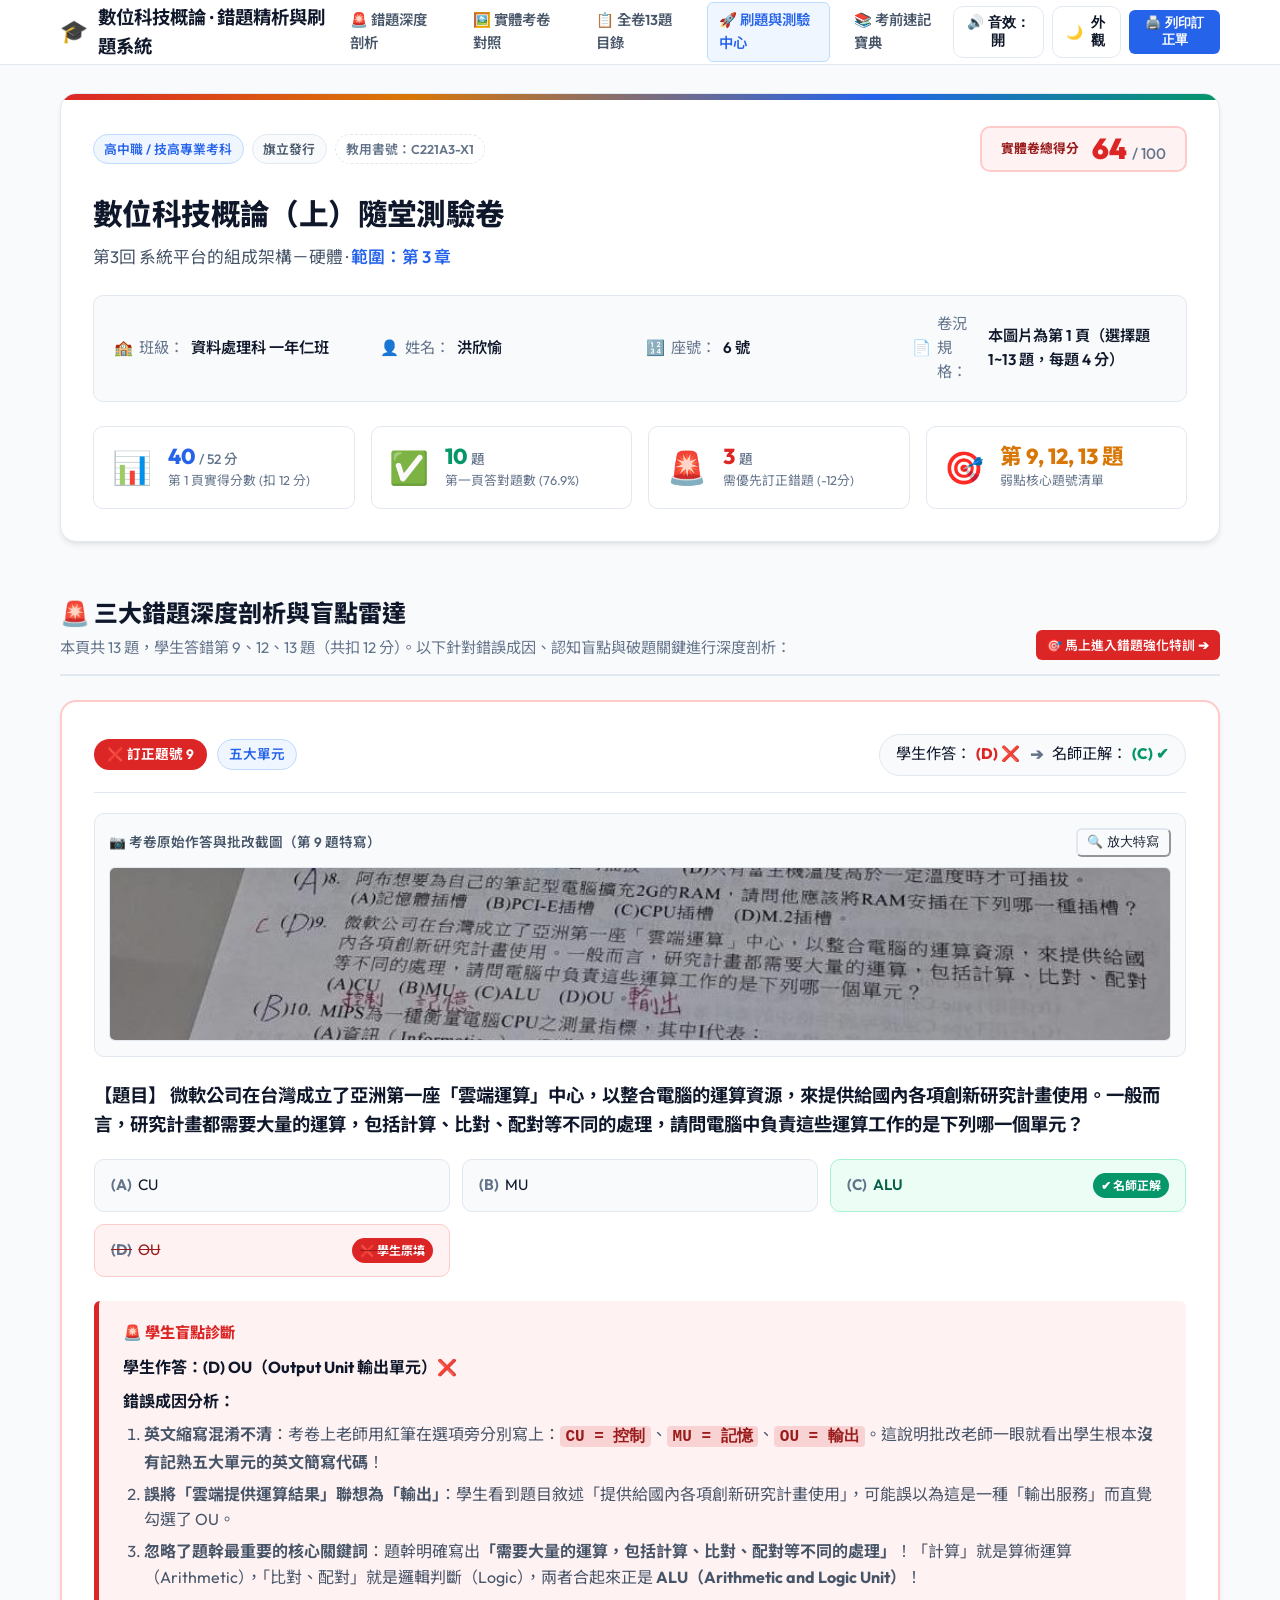
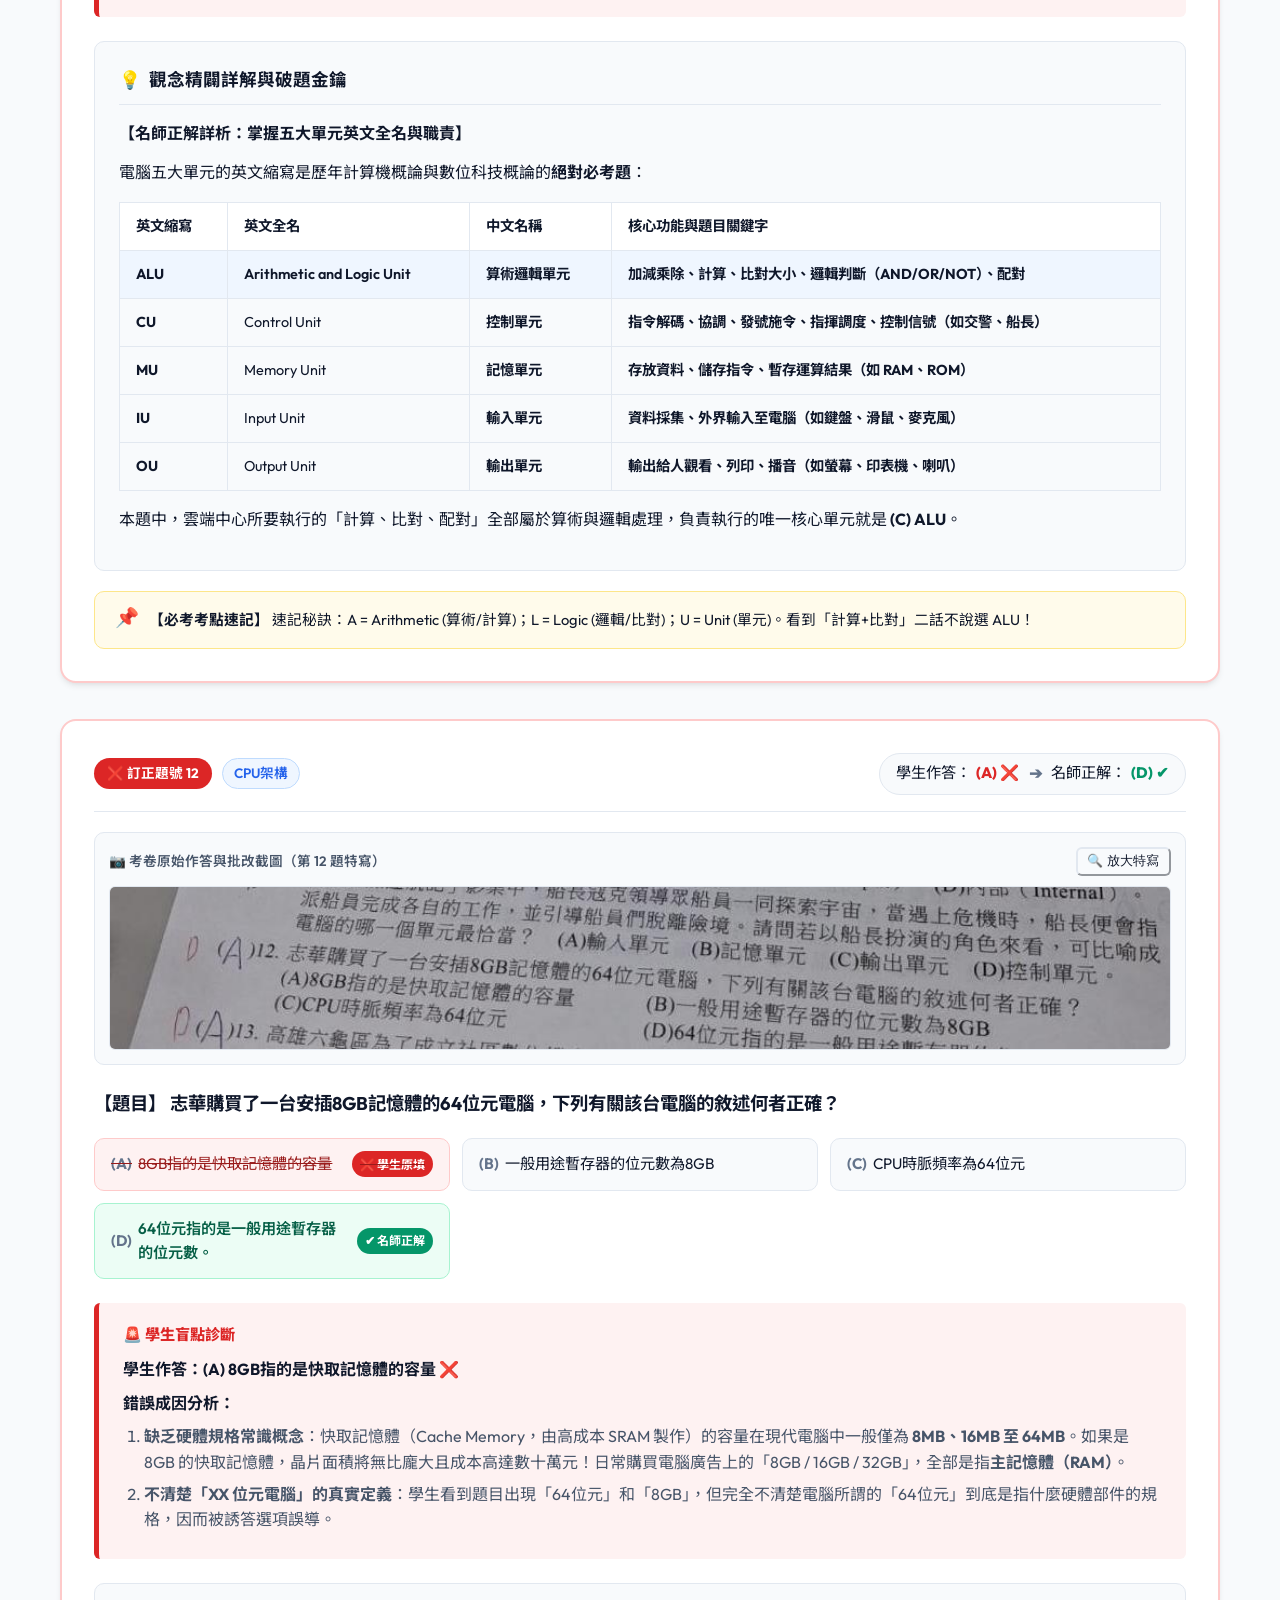
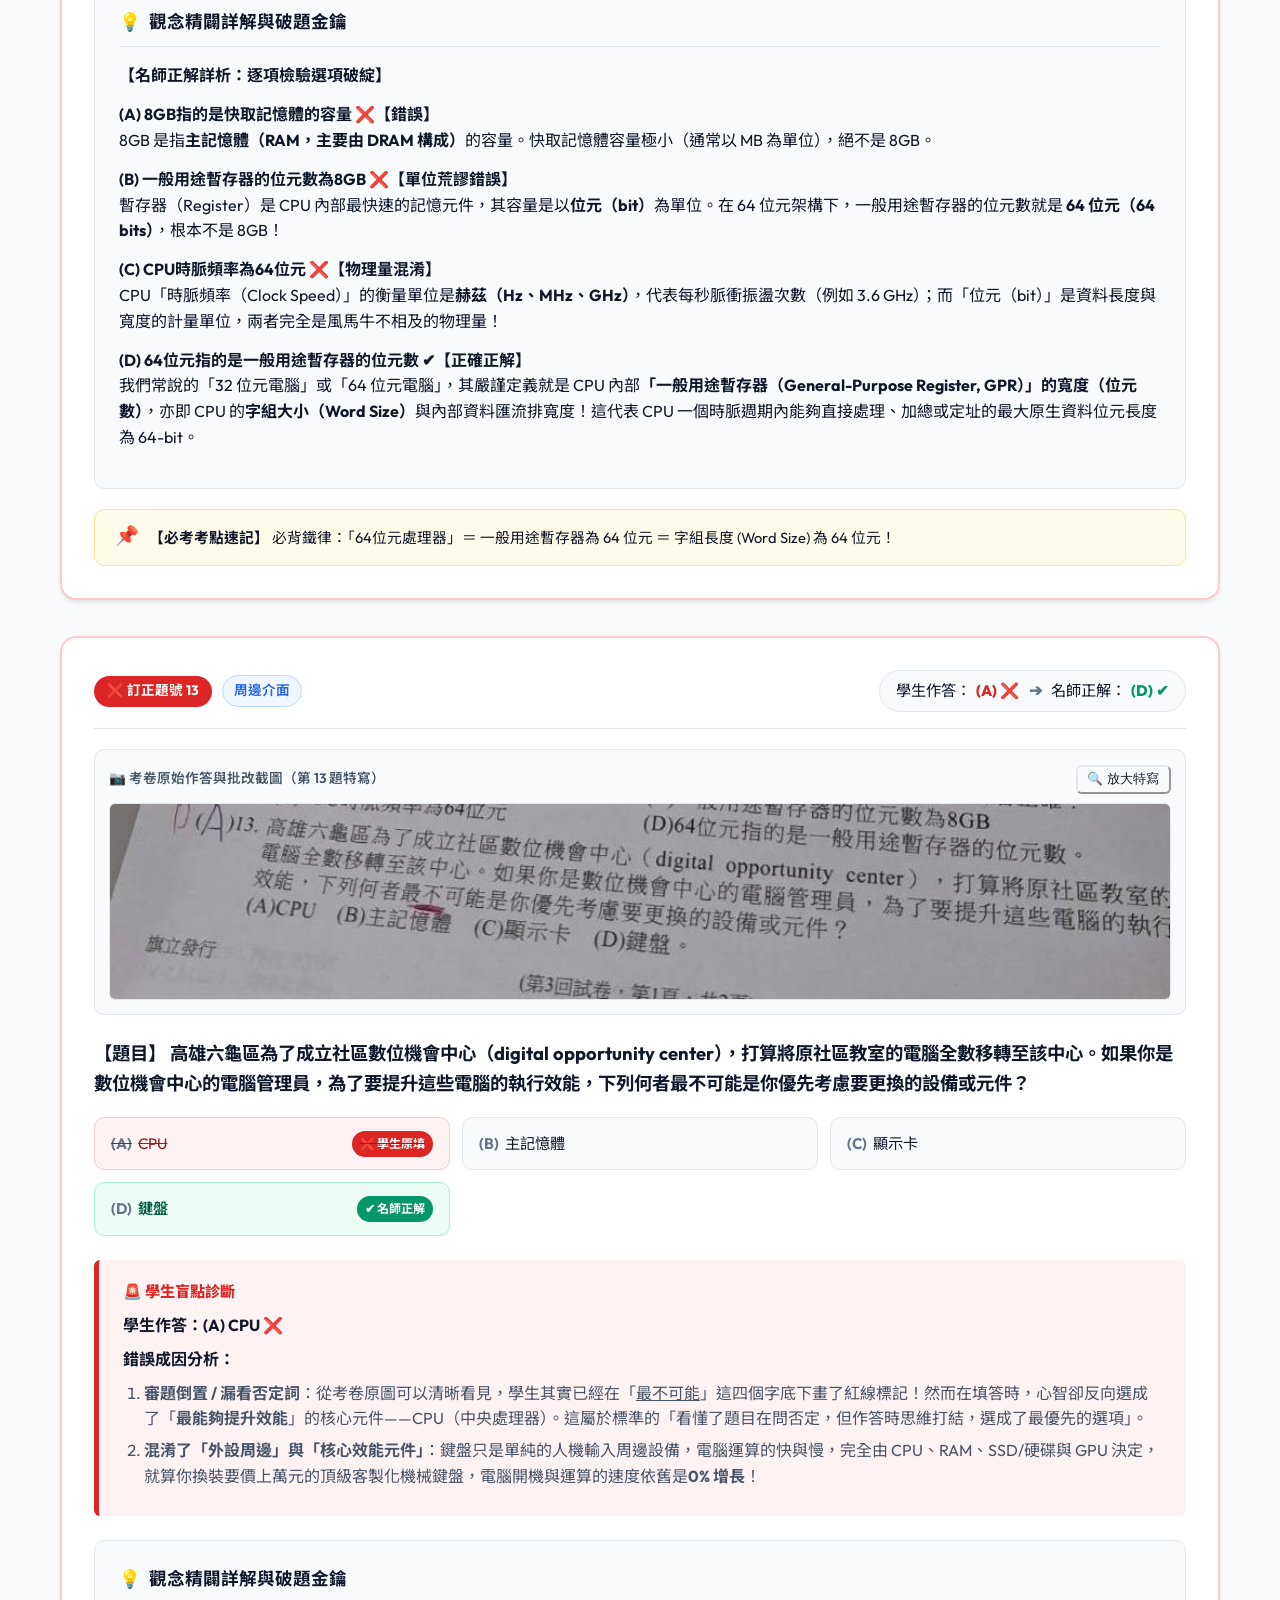
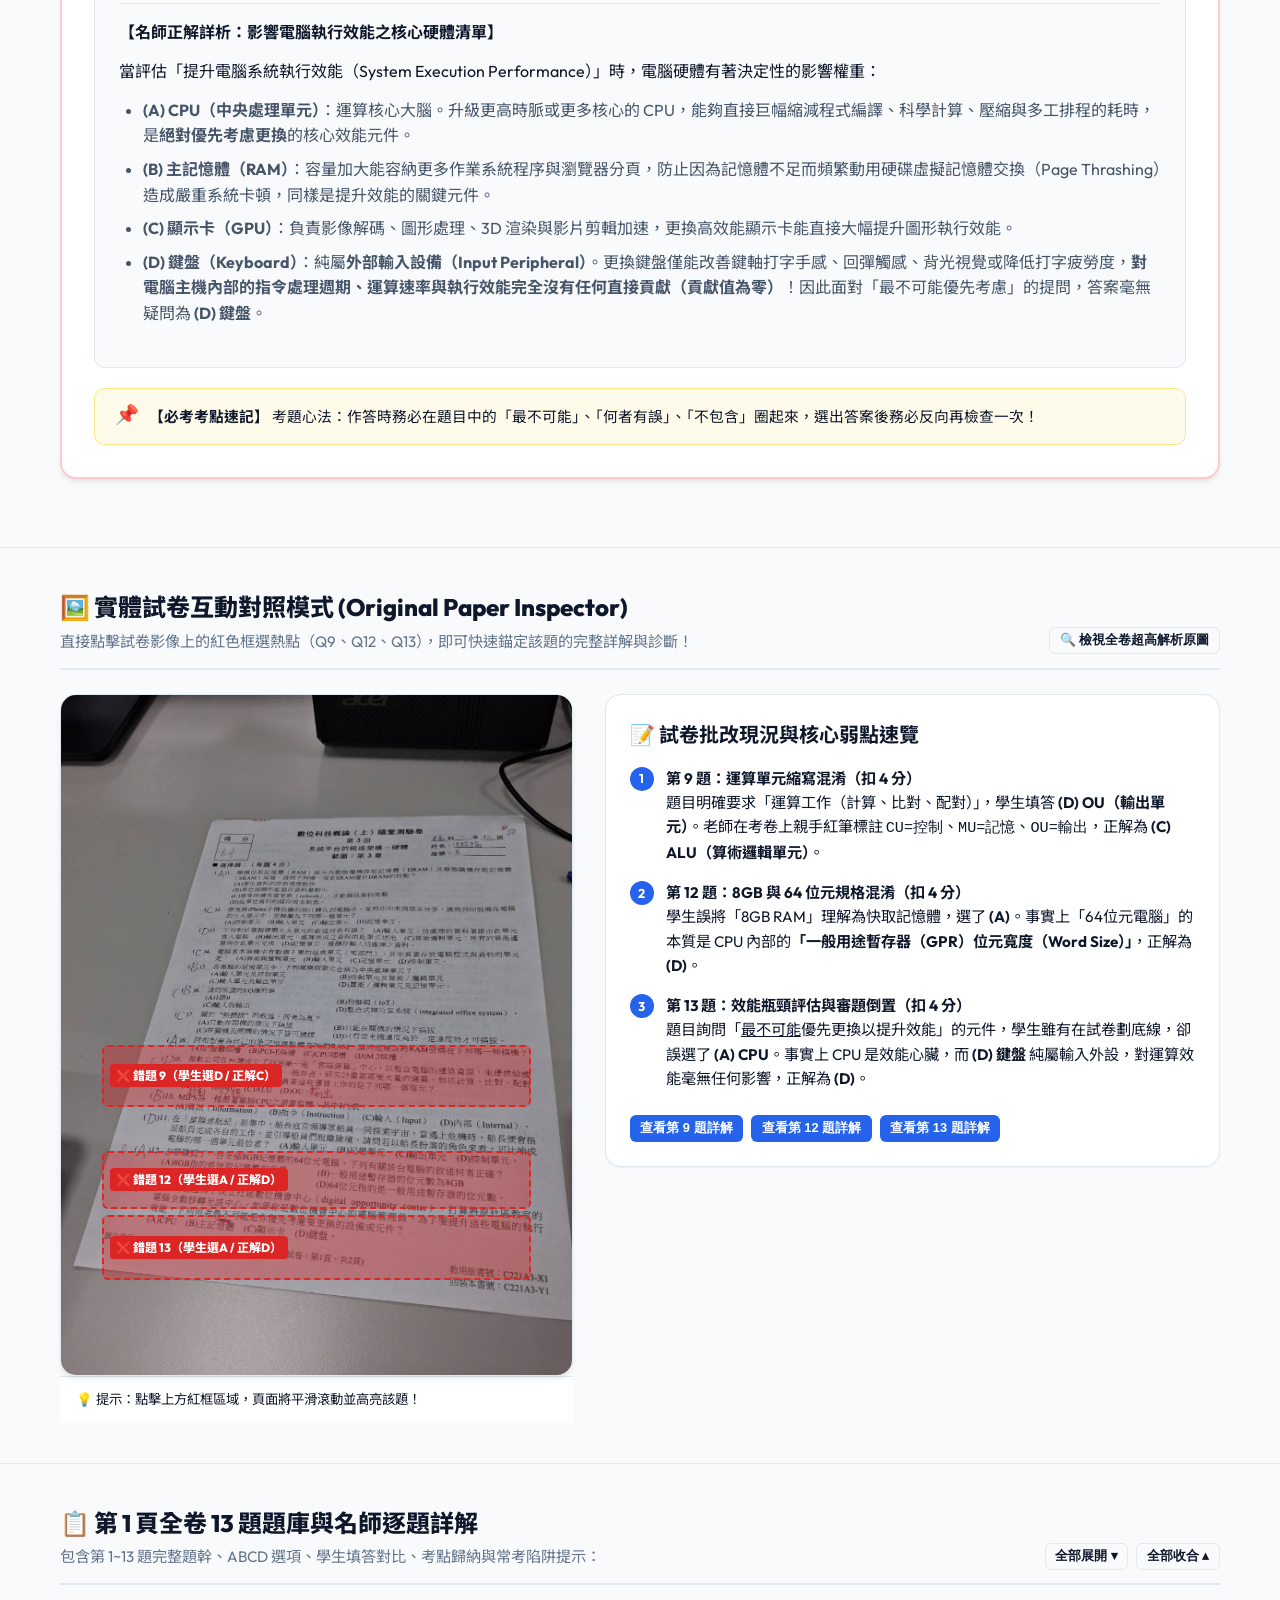
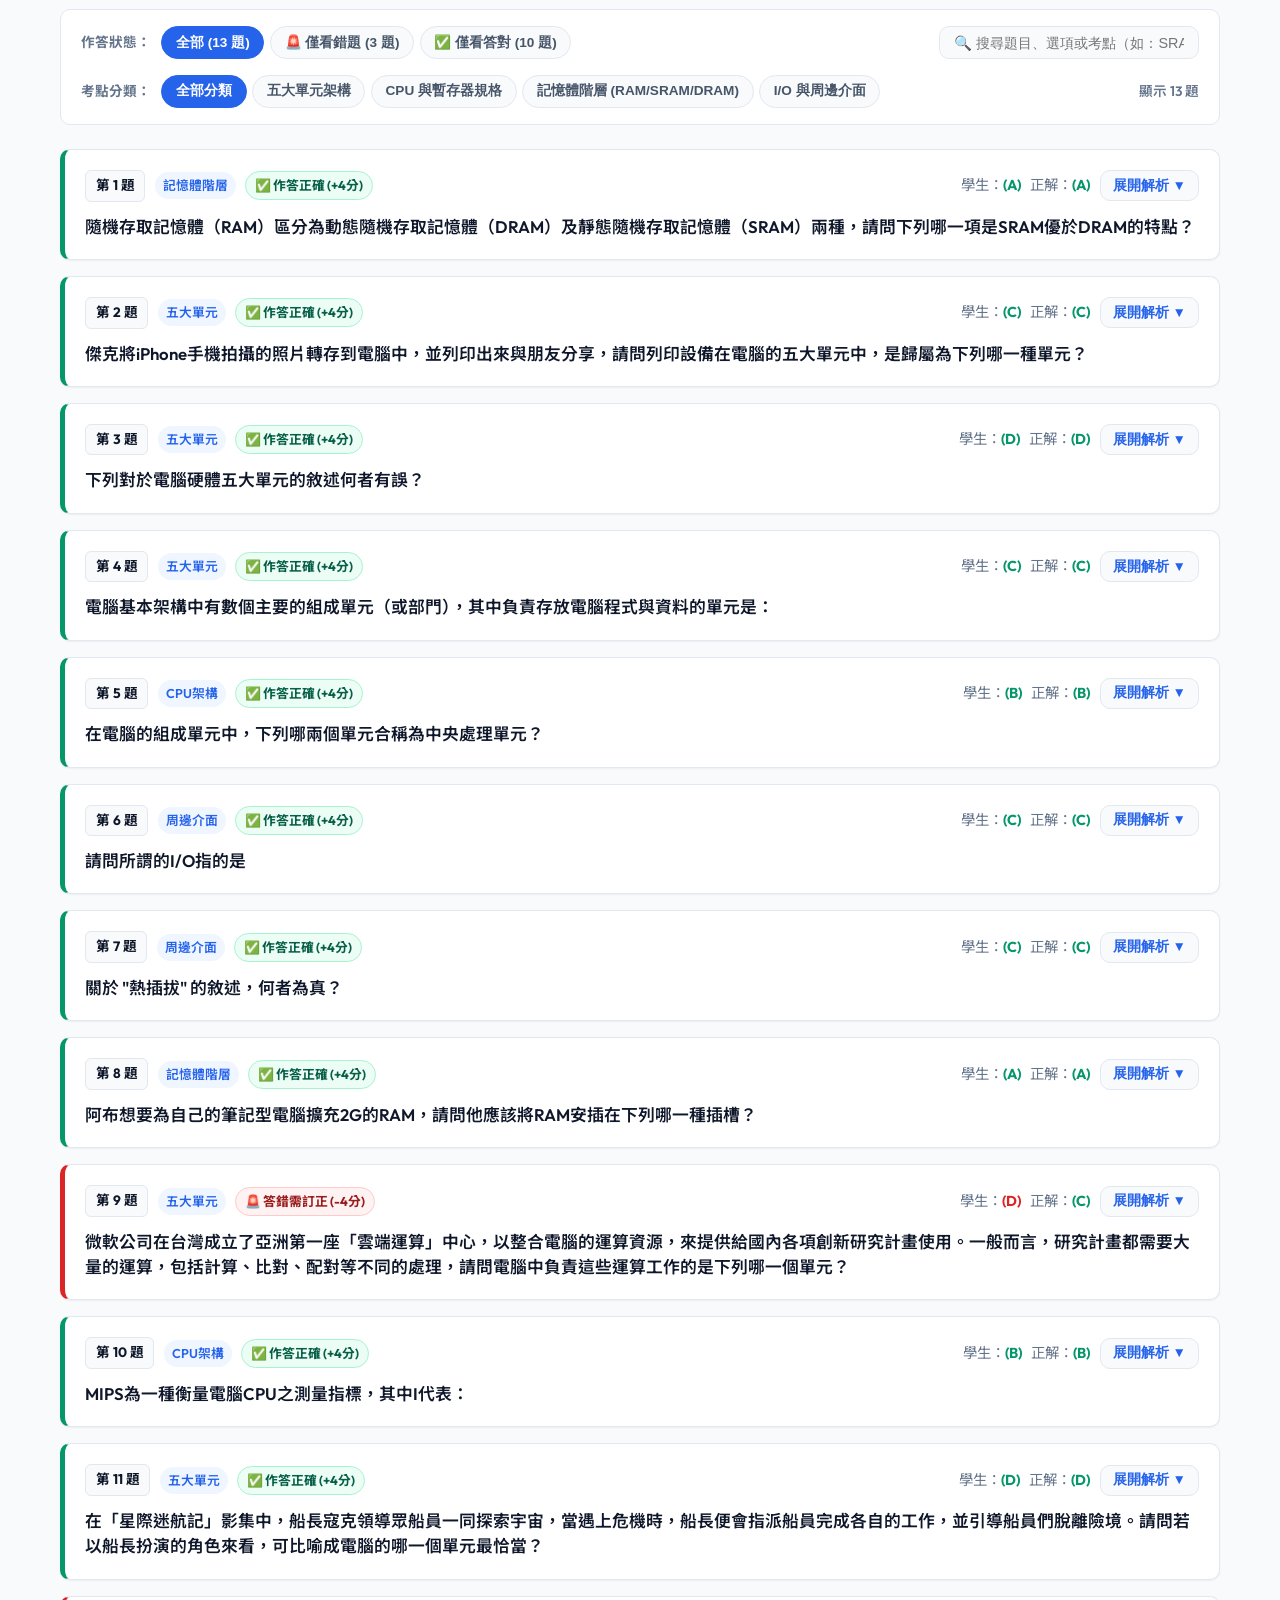
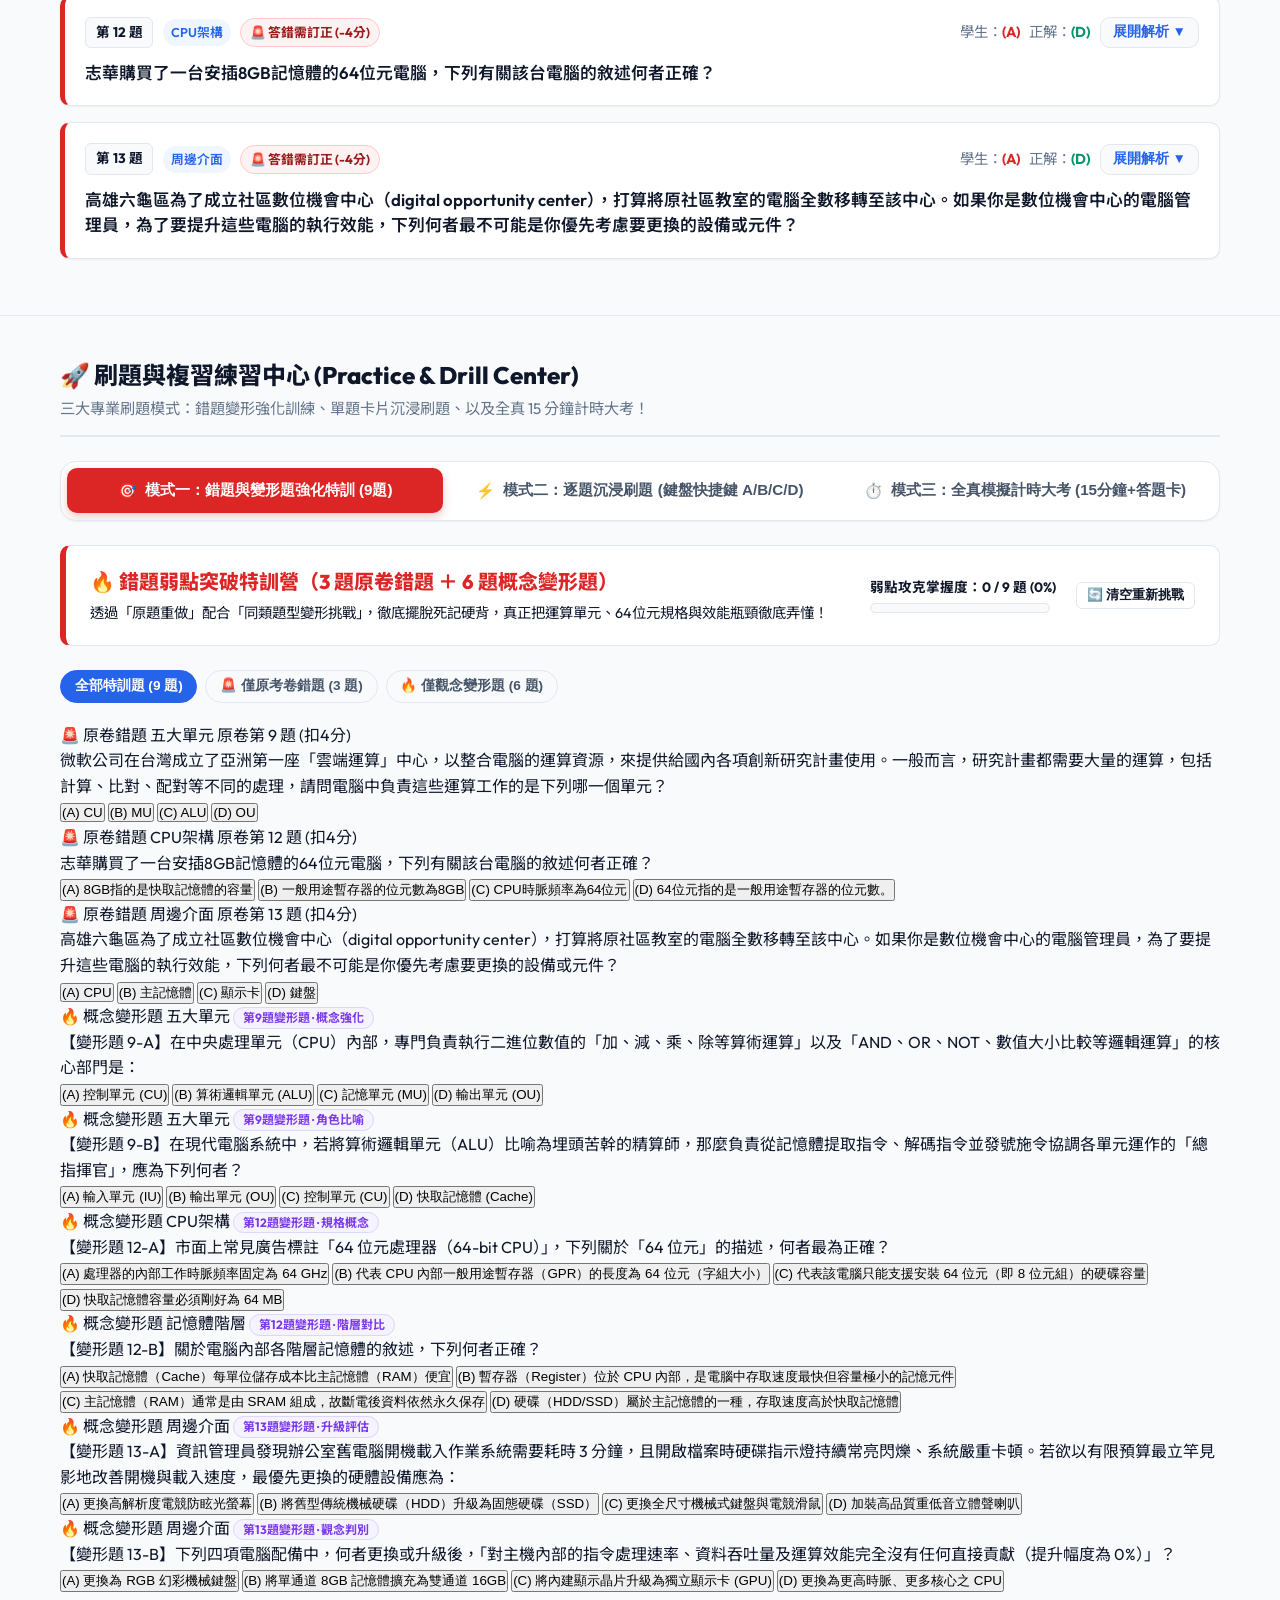
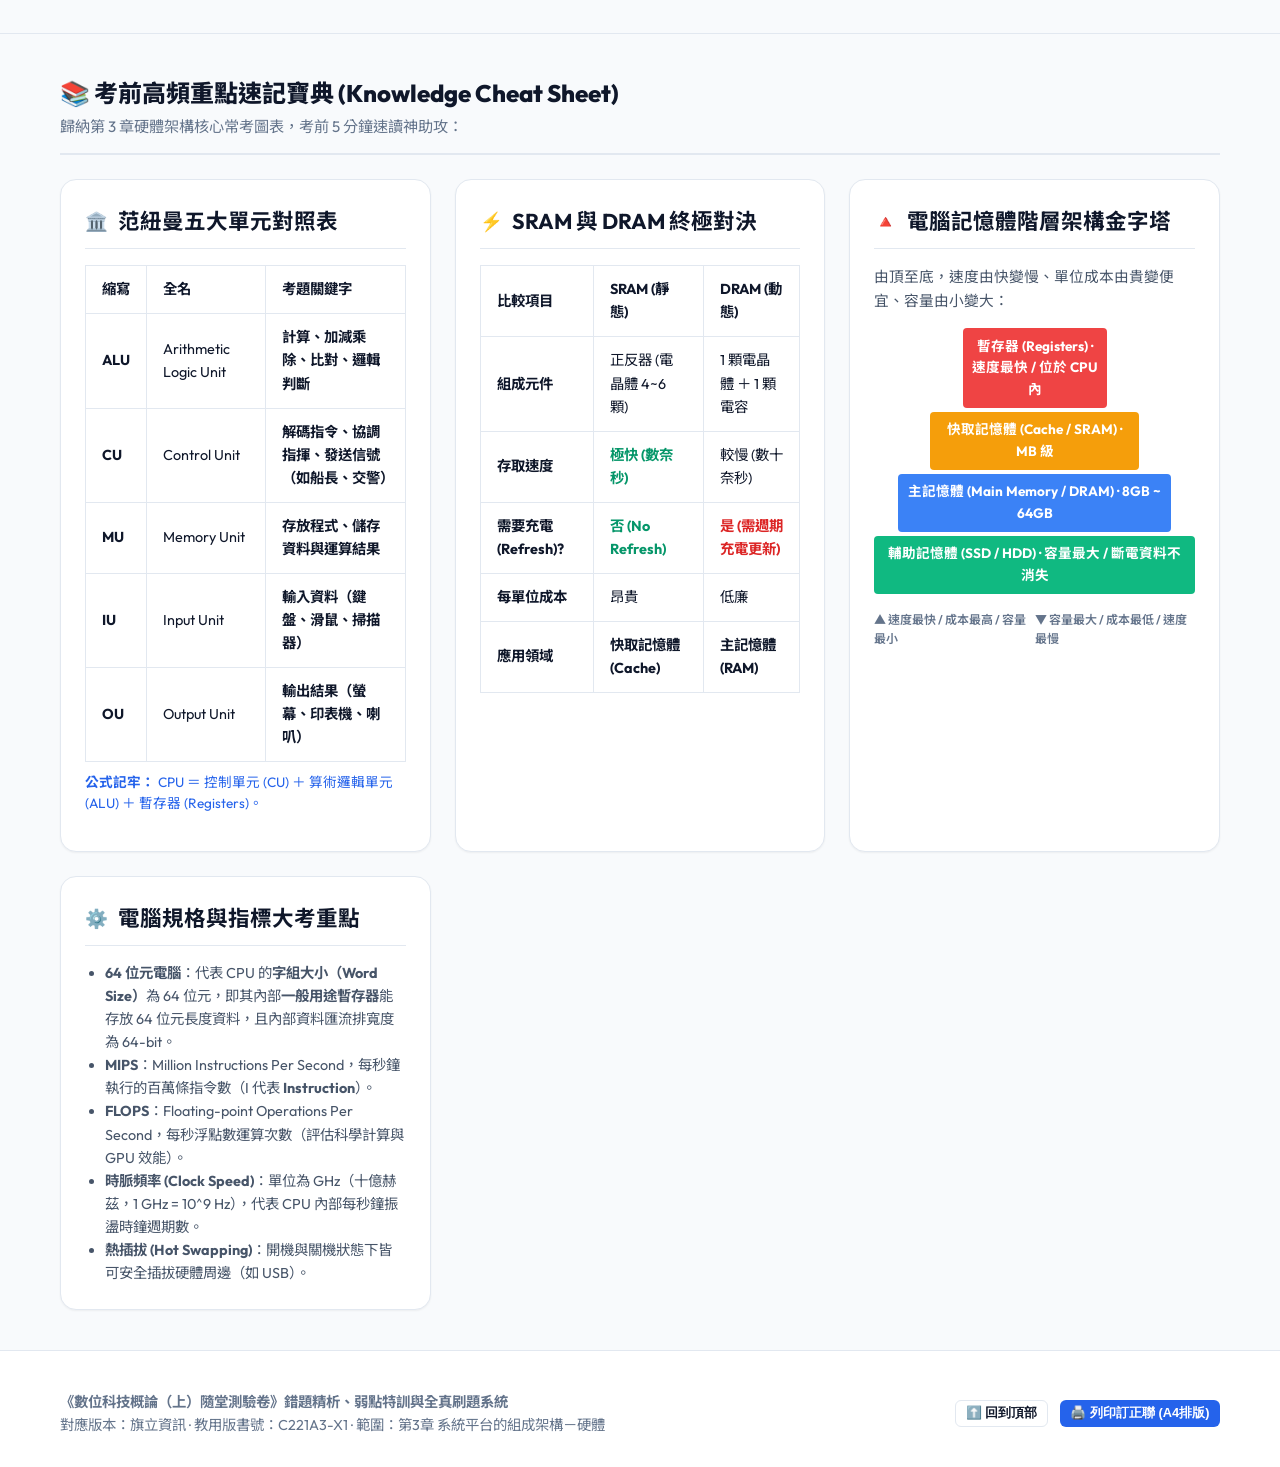
<file: index.html>
<!DOCTYPE html>
<html lang="zh-Hant" data-theme="light">
<head>
  <meta charset="UTF-8">
  <meta name="viewport" content="width=device-width, initial-scale=1.0">
  <title>數位科技概論（上）隨堂測驗卷 - 錯題精析、弱點特訓與全真刷題系統</title>
  <meta name="description" content="針對《數位科技概論（上）隨堂測驗卷》第3回「系統平台的組成架構－硬體」之考卷深度錯題剖析、盲點診斷、正解詳析、錯題變形特訓與全真刷題互動系統。">
  
  <!-- Google Fonts 現代高質感字型 -->
  <link rel="preconnect" href="https://fonts.googleapis.com">
  <link rel="preconnect" href="https://fonts.gstatic.com" crossorigin>
  <link href="https://fonts.googleapis.com/css2?family=Noto+Sans+TC:wght@400;500;600;700;900&family=Outfit:wght@400;500;600;700;800;900&display=swap" rel="stylesheet">
  
  <!-- 主樣式表 -->
  <link rel="stylesheet" href="style.css">
</head>
<body>

  <!-- 頂部導覽列 -->
  <header class="navbar">
    <div class="container nav-container">
      <div class="nav-brand">
        <span class="brand-icon">🎓</span>
        <span class="brand-text">數位科技概論 · 錯題精析與刷題系統</span>
      </div>

      <nav class="nav-links">
        <a href="#wrong-analysis" class="nav-link">🚨 錯題深度剖析</a>
        <a href="#paper-inspector" class="nav-link">🖼️ 實體考卷對照</a>
        <a href="#all-questions" class="nav-link">📋 全卷13題目錄</a>
        <a href="#drill-center" class="nav-link nav-highlight">🚀 刷題與測驗中心</a>
        <a href="#cheatsheet" class="nav-link">📚 考前速記寶典</a>
      </nav>

      <div class="nav-actions">
        <button type="button" class="btn-icon" id="sound-toggle-btn" title="切換答題音效">🔊 音效：開</button>
        <button type="button" class="btn-icon" id="theme-toggle-btn" title="切換深淺色外觀">
          <span id="theme-icon">🌙</span> 外觀
        </button>
        <button type="button" class="btn btn-primary btn-sm" onclick="window.print()" title="列印或另存為PDF訂正聯">🖨️ 列印訂正單</button>
      </div>
    </div>
  </header>

  <!-- 主體內容 -->
  <main>
    <!-- 卷頭與學生成績資訊區 -->
    <section class="hero-section">
      <div class="container" id="exam-meta-container">
        <!-- 由 app.js 動態渲染 -->
      </div>
    </section>

    <!-- 1. 三大錯題深度剖析專區 -->
    <section class="wrong-section" id="wrong-analysis">
      <div class="container">
        <div class="section-header">
          <div>
            <h2 class="section-title">🚨 三大錯題深度剖析與盲點雷達</h2>
            <p class="section-desc">本頁共 13 題，學生答錯第 9、12、13 題（共扣 12 分）。以下針對錯誤成因、認知盲點與破題關鍵進行深度剖析：</p>
          </div>
          <a href="#drill-center" class="btn btn-danger btn-sm">🎯 馬上進入錯題強化特訓 ➔</a>
        </div>

        <div id="wrong-questions-list">
          <!-- 由 app.js 動態渲染三大錯題卡片 -->
        </div>
      </div>
    </section>

    <!-- 2. 實體考卷互動對照模式 -->
    <section class="inspector-section" id="paper-inspector">
      <div class="container">
        <div class="section-header">
          <div>
            <h2 class="section-title">🖼️ 實體試卷互動對照模式 (Original Paper Inspector)</h2>
            <p class="section-desc">直接點擊試卷影像上的紅色框選熱點（Q9、Q12、Q13），即可快速錨定該題的完整詳解與診斷！</p>
          </div>
          <button type="button" class="btn btn-outline btn-sm" id="view-full-paper-modal-btn">🔍 檢視全卷超高解析原圖</button>
        </div>

        <div class="paper-viewer-layout">
          <!-- 左欄：可互動之試卷圖片 -->
          <div class="paper-viewer-col">
            <div class="paper-interactive-wrap">
              <img src="2772.jpg" alt="考卷原始掃描圖" class="paper-main-img" id="paper-image">
              
              <!-- 熱點標記：Q9 -->
              <div class="paper-hotspot hotspot-q9" data-qid="9" title="點擊跳轉至 第 9 題錯題剖析">
                <span class="hotspot-label">❌ 錯題 9（學生選D / 正解C）</span>
              </div>

              <!-- 熱點標記：Q12 -->
              <div class="paper-hotspot hotspot-q12" data-qid="12" title="點擊跳轉至 第 12 題錯題剖析">
                <span class="hotspot-label">❌ 錯題 12（學生選A / 正解D）</span>
              </div>

              <!-- 熱點標記：Q13 -->
              <div class="paper-hotspot hotspot-q13" data-qid="13" title="點擊跳轉至 第 13 題錯題剖析">
                <span class="hotspot-label">❌ 錯題 13（學生選A / 正解D）</span>
              </div>
            </div>

            <div class="paper-controls">
              <small class="text-muted">💡 提示：點擊上方紅框區域，頁面將平滑滾動並高亮該題！</small>
            </div>
          </div>

          <!-- 右欄：考卷解讀指引卡 -->
          <div class="inspector-guide-col">
            <div class="inspector-guide-card">
              <h3 style="margin-bottom: 1rem; font-size: 1.25rem;">📝 試卷批改現況與核心弱點速覽</h3>
              
              <div class="guide-step-item">
                <div class="step-num">1</div>
                <div>
                  <strong>第 9 題：運算單元縮寫混淆（扣 4 分）</strong>
                  <p class="text-muted">題目明確要求「運算工作（計算、比對、配對）」，學生填答 <strong>(D) OU（輸出單元）</strong>。老師在考卷上親手紅筆標註 <code>CU=控制</code>、<code>MU=記憶</code>、<code>OU=輸出</code>，正解為 <strong>(C) ALU（算術邏輯單元）</strong>。</p>
                </div>
              </div>

              <div class="guide-step-item">
                <div class="step-num">2</div>
                <div>
                  <strong>第 12 題：8GB 與 64 位元規格混淆（扣 4 分）</strong>
                  <p class="text-muted">學生誤將「8GB RAM」理解為快取記憶體，選了 <strong>(A)</strong>。事實上「64位元電腦」的本質是 CPU 內部的<strong>「一般用途暫存器（GPR）位元寬度（Word Size）」</strong>，正解為 <strong>(D)</strong>。</p>
                </div>
              </div>

              <div class="guide-step-item">
                <div class="step-num">3</div>
                <div>
                  <strong>第 13 題：效能瓶頸評估與審題倒置（扣 4 分）</strong>
                  <p class="text-muted">題目詢問「<u>最不可能</u>優先更換以提升效能」的元件，學生雖有在試卷劃底線，卻誤選了 <strong>(A) CPU</strong>。事實上 CPU 是效能心臟，而 <strong>(D) 鍵盤</strong> 純屬輸入外設，對運算效能毫無任何影響，正解為 <strong>(D)</strong>。</p>
                </div>
              </div>

              <div style="margin-top: 1.5rem; display: flex; gap: 0.5rem; flex-wrap: wrap;">
                <button type="button" class="btn btn-primary btn-sm" onclick="scrollToQuestion(9)">查看第 9 題詳解</button>
                <button type="button" class="btn btn-primary btn-sm" onclick="scrollToQuestion(12)">查看第 12 題詳解</button>
                <button type="button" class="btn btn-primary btn-sm" onclick="scrollToQuestion(13)">查看第 13 題詳解</button>
              </div>
            </div>
          </div>
        </div>
      </div>
    </section>

    <!-- 3. 全卷 13 題完整目錄與詳解 -->
    <section class="all-questions-section" id="all-questions">
      <div class="container">
        <div class="section-header">
          <div>
            <h2 class="section-title">📋 第 1 頁全卷 13 題題庫與名師逐題詳解</h2>
            <p class="section-desc">包含第 1~13 題完整題幹、ABCD 選項、學生填答對比、考點歸納與常考陷阱提示：</p>
          </div>
          <div style="display: flex; gap: 0.5rem;">
            <button type="button" class="btn btn-outline btn-sm" id="expand-all-btn">全部展開 ▾</button>
            <button type="button" class="btn btn-outline btn-sm" id="collapse-all-btn">全部收合 ▴</button>
          </div>
        </div>

        <!-- 篩選工具列 -->
        <div class="filter-toolbar">
          <div class="filter-row">
            <div class="btn-group">
              <span style="font-size: 0.85rem; font-weight: 700; color: var(--text-muted); margin-right: 0.3rem;">作答狀態：</span>
              <button type="button" class="btn-filter filter-btn active" data-filter="all">全部 (13 題)</button>
              <button type="button" class="btn-filter filter-btn" data-filter="wrong">🚨 僅看錯題 (3 題)</button>
              <button type="button" class="btn-filter filter-btn" data-filter="correct">✅ 僅看答對 (10 題)</button>
            </div>

            <div class="search-input-wrap">
              <input type="text" id="search-question-input" class="search-input" placeholder="🔍 搜尋題目、選項或考點（如：SRAM、ALU）...">
            </div>
          </div>

          <div class="filter-row">
            <div class="btn-group">
              <span style="font-size: 0.85rem; font-weight: 700; color: var(--text-muted); margin-right: 0.3rem;">考點分類：</span>
              <button type="button" class="btn-filter cat-btn active" data-category="all">全部分類</button>
              <button type="button" class="btn-filter cat-btn" data-category="五大單元">五大單元架構</button>
              <button type="button" class="btn-filter cat-btn" data-category="CPU架構">CPU 與暫存器規格</button>
              <button type="button" class="btn-filter cat-btn" data-category="記憶體階層">記憶體階層 (RAM/SRAM/DRAM)</button>
              <button type="button" class="btn-filter cat-btn" data-category="周邊介面">I/O 與周邊介面</button>
            </div>
            <div id="question-count-badge" style="font-size: 0.85rem; font-weight: 600; color: var(--text-muted);">顯示 13 題</div>
          </div>
        </div>

        <!-- 題目清單容器 -->
        <div id="all-questions-list">
          <!-- 由 app.js 動態生成 -->
        </div>
      </div>
    </section>

    <!-- 4. 🚀 核心升級：刷題與複習練習中心 (Practice & Drill Center) -->
    <section class="drill-section" id="drill-center">
      <div class="container">
        <div class="section-header">
          <div>
            <h2 class="section-title">🚀 刷題與複習練習中心 (Practice & Drill Center)</h2>
            <p class="section-desc">三大專業刷題模式：錯題變形強化訓練、單題卡片沉浸刷題、以及全真 15 分鐘計時大考！</p>
          </div>
        </div>

        <!-- 三大模式導覽標籤列 -->
        <div class="drill-mode-nav-tabs">
          <button type="button" class="drill-tab-btn tab-mistake active" data-tab="pane-mistake">
            <span>🎯</span> 模式一：錯題與變形題強化特訓 (9題)
          </button>
          <button type="button" class="drill-tab-btn tab-card" data-tab="pane-flashcard">
            <span>⚡</span> 模式二：逐題沉浸刷題 (鍵盤快捷鍵 A/B/C/D)
          </button>
          <button type="button" class="drill-tab-btn" data-tab="pane-mock">
            <span>⏱️</span> 模式三：全真模擬計時大考 (15分鐘+答題卡)
          </button>
        </div>

        <!-- ==============================================
             標籤頁一：錯題與變形題強化特訓營
             ============================================== -->
        <div class="drill-tab-pane active" id="pane-mistake">
          <div class="mistake-camp-header">
            <div>
              <h3 style="font-size: 1.25rem; font-weight: 800; color: var(--danger); margin-bottom: 0.25rem;">
                🔥 錯題弱點突破特訓營（3 題原卷錯題 ＋ 6 題概念變形題）
              </h3>
              <p class="text-muted" style="font-size: 0.9rem;">
                透過「原題重做」配合「同類題型變形挑戰」，徹底擺脫死記硬背，真正把運算單元、64位元規格與效能瓶頸徹底弄懂！
              </p>
            </div>

            <div class="mastery-stats-box">
              <div>
                <div id="mastery-progress-label" style="font-size: 0.85rem; font-weight: 700; color: var(--text-main); margin-bottom: 0.25rem;">
                  弱點攻克掌握度：0 / 9 題 (0%)
                </div>
                <div class="mastery-progress-bar-wrap">
                  <div class="mastery-progress-bar-fill" id="mastery-progress-fill"></div>
                </div>
              </div>
              <button type="button" class="btn btn-outline btn-sm" id="mistake-reset-btn">🔄 清空重新挑戰</button>
            </div>
          </div>

          <!-- 特訓篩選鈕 -->
          <div style="display: flex; gap: 0.5rem; margin-bottom: 1.25rem; flex-wrap: wrap;">
            <button type="button" class="btn-filter mistake-filter-btn active" data-filter="all">全部特訓題 (9 題)</button>
            <button type="button" class="btn-filter mistake-filter-btn" data-filter="orig">🚨 僅原考卷錯題 (3 題)</button>
            <button type="button" class="btn-filter mistake-filter-btn" data-filter="variants">🔥 僅觀念變形題 (6 題)</button>
          </div>

          <!-- 題目列表 -->
          <div id="mistake-questions-list">
            <!-- 由 app.js 動態渲染 -->
          </div>
        </div>

        <!-- ==============================================
             標籤頁二：逐題沉浸刷題 (Card Flashcard Drill)
             ============================================== -->
        <div class="drill-tab-pane" id="pane-flashcard">
          <div class="flashcard-container">
            <!-- 頂部進度與控制條 -->
            <div class="flashcard-header-bar">
              <div style="display: flex; align-items: center; gap: 0.75rem;">
                <span class="flashcard-progress-text" id="flashcard-prog-num">第 1 / 13 題</span>
                <span class="flashcard-accuracy" id="flashcard-acc-rate">尚未作答</span>
              </div>

              <div style="display: flex; gap: 0.5rem;">
                <button type="button" class="btn btn-outline btn-sm" id="flashcard-shuffle-btn">➡️ 循序題序：正常</button>
                <button type="button" class="btn btn-outline btn-sm" id="flashcard-reset-btn">🔄 重新刷題</button>
              </div>
            </div>

            <!-- 單題沉浸式大卡片渲染區 -->
            <div id="flashcard-render-area">
              <!-- 由 app.js 動態渲染 -->
            </div>

            <!-- 底部上一題 / 下一題控制 -->
            <div class="flashcard-controls">
              <button type="button" class="btn btn-outline btn-sm" id="flashcard-prev-btn">⬅ 上一題 (方向鍵 Left)</button>
              
              <div class="keyboard-hints-pill">
                <span>⌨️ 快捷鍵：</span>
                <kbd>A</kbd> <kbd>B</kbd> <kbd>C</kbd> <kbd>D</kbd> 作答 · <kbd>←</kbd> <kbd>→</kbd> 切題
              </div>

              <button type="button" class="btn btn-primary btn-sm" id="flashcard-next-btn">下一題 ➔ (方向鍵 Right)</button>
            </div>
          </div>
        </div>

        <!-- ==============================================
             標籤頁三：全真模擬計時大考 (Timed Mock Exam)
             ============================================== -->
        <div class="drill-tab-pane" id="pane-mock">
          <!-- 大考抬頭與計時器 -->
          <div class="mock-exam-header-bar">
            <div>
              <h3 style="font-size: 1.2rem; font-weight: 800; color: var(--text-main);">
                ⏱️ 全真模擬計時大考（13 題高真模擬）
              </h3>
              <p class="text-muted" style="font-size: 0.85rem;">
                限時 15 分鐘，右側附有即時答題卡，可隨時標記不確定題目（Flag），點選題號直達！
              </p>
            </div>

            <div style="display: flex; align-items: center; gap: 0.75rem;">
              <div class="timer-box" id="mock-timer-box">
                <span style="font-size: 0.85rem; font-weight: 700; color: var(--text-muted);">剩餘時間：</span>
                <span class="timer-clock" id="mock-timer-clock">15:00</span>
              </div>
              <button type="button" class="btn btn-outline btn-sm" id="mock-timer-toggle-btn">⏸️ 暫停計時</button>
              <button type="button" class="btn btn-primary btn-sm" id="mock-exam-submit-btn">🚀 正式交卷算分</button>
            </div>
          </div>

          <!-- 結算成績看板 (預設隱藏) -->
          <div id="mock-exam-result-banner" class="quiz-result-banner" style="display: none;"></div>

          <!-- 大考雙欄版面：左題目，右答題卡 -->
          <div class="mock-exam-layout">
            <!-- 左欄：大考試題列表 -->
            <div id="mock-exam-questions-list">
              <!-- 由 app.js 動態渲染 -->
            </div>

            <!-- 右欄：懸浮答題卡 -->
            <div class="mock-exam-sidebar">
              <div class="bubble-sheet-card">
                <div class="bubble-sheet-title">
                  <span>📋 快速答題卡</span>
                  <span id="mock-answered-count" style="font-size: 0.85rem; color: var(--primary);">0 / 13</span>
                </div>

                <div class="bubble-grid" id="mock-bubble-grid">
                  <!-- 由 app.js 動態生成題號圓鈕 -->
                </div>

                <div class="bubble-legend">
                  <span><span class="legend-dot unanswered"></span>未答</span>
                  <span><span class="legend-dot answered"></span>已答</span>
                  <span><span class="legend-dot flagged"></span>標記待查</span>
                </div>

                <div style="display: flex; flex-direction: column; gap: 0.5rem;">
                  <label style="font-size: 0.82rem; color: var(--text-sub); display: flex; align-items: center; gap: 0.4rem; cursor: pointer;">
                    <input type="checkbox" id="mock-shuffle-options-check">
                    <span>🔀 選項隨機打亂 (防死記 ABCD)</span>
                  </label>
                  <button type="button" class="btn btn-outline btn-sm" id="mock-exam-reset-btn" style="width: 100%;">🔄 重置試卷重新計時</button>
                </div>
              </div>
            </div>
          </div>
        </div>
      </div>
    </section>

    <!-- 5. 考前重點速記寶典 -->
    <section class="cheatsheet-section" id="cheatsheet">
      <div class="container">
        <div class="section-header">
          <div>
            <h2 class="section-title">📚 考前高頻重點速記寶典 (Knowledge Cheat Sheet)</h2>
            <p class="section-desc">歸納第 3 章硬體架構核心常考圖表，考前 5 分鐘速讀神助攻：</p>
          </div>
        </div>

        <div class="cheat-cards-grid">
          <!-- 卡片 1: 五大單元 -->
          <div class="cheat-card">
            <div class="cheat-card-header">
              <span>🏛️</span>
              <h3>范紐曼五大單元對照表</h3>
            </div>
            <div class="cheat-card-body">
              <table class="concept-table">
                <thead>
                  <tr><th>縮寫</th><th>全名</th><th>考題關鍵字</th></tr>
                </thead>
                <tbody>
                  <tr><td><strong>ALU</strong></td><td>Arithmetic Logic Unit</td><td><strong>計算、加減乘除、比對、邏輯判斷</strong></td></tr>
                  <tr><td><strong>CU</strong></td><td>Control Unit</td><td><strong>解碼指令、協調指揮、發送信號（如船長、交警）</strong></td></tr>
                  <tr><td><strong>MU</strong></td><td>Memory Unit</td><td><strong>存放程式、儲存資料與運算結果</strong></td></tr>
                  <tr><td><strong>IU</strong></td><td>Input Unit</td><td><strong>輸入資料（鍵盤、滑鼠、掃描器）</strong></td></tr>
                  <tr><td><strong>OU</strong></td><td>Output Unit</td><td><strong>輸出結果（螢幕、印表機、喇叭）</strong></td></tr>
                </tbody>
              </table>
              <p style="margin-top: 0.6rem; font-size: 0.85rem; color: var(--primary);"><strong>公式記牢：</strong> CPU ＝ 控制單元 (CU) ＋ 算術邏輯單元 (ALU) ＋ 暫存器 (Registers)。</p>
            </div>
          </div>

          <!-- 卡片 2: SRAM vs DRAM -->
          <div class="cheat-card">
            <div class="cheat-card-header">
              <span>⚡</span>
              <h3>SRAM 與 DRAM 終極對決</h3>
            </div>
            <div class="cheat-card-body">
              <table class="concept-table">
                <thead>
                  <tr><th>比較項目</th><th>SRAM (靜態)</th><th>DRAM (動態)</th></tr>
                </thead>
                <tbody>
                  <tr><td><strong>組成元件</strong></td><td>正反器 (電晶體 4~6 顆)</td><td>1 顆電晶體 ＋ 1 顆電容</td></tr>
                  <tr><td><strong>存取速度</strong></td><td><strong style="color:var(--success);">極快 (數奈秒)</strong></td><td>較慢 (數十奈秒)</td></tr>
                  <tr><td><strong>需要充電(Refresh)?</strong></td><td><strong style="color:var(--success);">否 (No Refresh)</strong></td><td><strong style="color:var(--danger);">是 (需週期充電更新)</strong></td></tr>
                  <tr><td><strong>每單位成本</strong></td><td>昂貴</td><td>低廉</td></tr>
                  <tr><td><strong>應用領域</strong></td><td><strong>快取記憶體 (Cache)</strong></td><td><strong>主記憶體 (RAM)</strong></td></tr>
                </tbody>
              </table>
            </div>
          </div>

          <!-- 卡片 3: 記憶體階層金字塔 -->
          <div class="cheat-card">
            <div class="cheat-card-header">
              <span>🔺</span>
              <h3>電腦記憶體階層架構金字塔</h3>
            </div>
            <div class="cheat-card-body">
              <p>由頂至底，速度由快變慢、單位成本由貴變便宜、容量由小變大：</p>
              
              <div class="pyramid-box">
                <div class="pyramid-tier tier-1">暫存器 (Registers) · 速度最快 / 位於 CPU 內</div>
                <div class="pyramid-tier tier-2">快取記憶體 (Cache / SRAM) · MB 級</div>
                <div class="pyramid-tier tier-3">主記憶體 (Main Memory / DRAM) · 8GB ~ 64GB</div>
                <div class="pyramid-tier tier-4">輔助記憶體 (SSD / HDD) · 容量最大 / 斷電資料不消失</div>
              </div>

              <div class="pyramid-legend">
                <span>▲ 速度最快 / 成本最高 / 容量最小</span>
                <span>▼ 容量最大 / 成本最低 / 速度最慢</span>
              </div>
            </div>
          </div>

          <!-- 卡片 4: 電腦規格與效能指標 -->
          <div class="cheat-card">
            <div class="cheat-card-header">
              <span>⚙️</span>
              <h3>電腦規格與指標大考重點</h3>
            </div>
            <div class="cheat-card-body">
              <ul style="padding-left: 1.25rem; font-size: 0.9rem; color: var(--text-sub);">
                <li><strong>64 位元電腦</strong>：代表 CPU 的<strong>字組大小（Word Size）</strong>為 64 位元，即其內部<strong>一般用途暫存器</strong>能存放 64 位元長度資料，且內部資料匯流排寬度為 64-bit。</li>
                <li><strong>MIPS</strong>：Million Instructions Per Second，每秒鐘執行的百萬條指令數（I 代表 <strong>Instruction</strong>）。</li>
                <li><strong>FLOPS</strong>：Floating-point Operations Per Second，每秒浮點數運算次數（評估科學計算與 GPU 效能）。</li>
                <li><strong>時脈頻率 (Clock Speed)</strong>：單位為 GHz（十億赫茲，1 GHz = 10^9 Hz），代表 CPU 內部每秒鐘振盪時鐘週期數。</li>
                <li><strong>熱插拔 (Hot Swapping)</strong>：開機與關機狀態下皆可安全插拔硬體周邊（如 USB）。</li>
              </ul>
            </div>
          </div>
        </div>
      </div>
    </section>
  </main>

  <!-- 頁尾 -->
  <footer class="footer">
    <div class="container footer-inner">
      <div class="footer-info">
        <p><strong>《數位科技概論（上）隨堂測驗卷》錯題精析、弱點特訓與全真刷題系統</strong></p>
        <p>對應版本：旗立資訊 · 教用版書號：C221A3-X1 · 範圍：第3章 系統平台的組成架構－硬體</p>
      </div>
      <div class="footer-actions">
        <button type="button" class="btn btn-outline btn-sm" onclick="window.scrollTo({top: 0, behavior: 'smooth'})">⬆️ 回到頂部</button>
        <button type="button" class="btn btn-primary btn-sm" onclick="window.print()">🖨️ 列印訂正聯 (A4排版)</button>
      </div>
    </div>
  </footer>

  <!-- 題庫資料與核心腳本 -->
  <script src="exam_data.js"></script>
  <script src="app.js"></script>
</body>
</html>
</file>
<file: style.css>
/* ========================================================
   數位科技概論（上）隨堂測驗卷 - 錯題精析與全真詳解系統
   Modern Educational UI / Responsive Design / Dark Mode / Print Ready
   Enhanced: 錯題強化特訓營 & 全真刷題複習系統
   ======================================================== */

:root {
  --font-sans: 'Outfit', 'Noto Sans TC', -apple-system, BlinkMacSystemFont, "Segoe UI", Roboto, Helvetica, Arial, sans-serif;
  --font-mono: 'SFMono-Regular', Consolas, 'Liberation Mono', Menlo, Courier, monospace;

  /* 淺色模式色彩 */
  --bg-page: #f8fafc;
  --bg-card: #ffffff;
  --bg-card-hover: #f1f5f9;
  --bg-subtle: #f8fafc;
  --border-color: #e2e8f0;
  --border-focus: #3b82f6;

  --text-main: #0f172a;
  --text-muted: #64748b;
  --text-sub: #475569;

  --primary: #2563eb;
  --primary-hover: #1d4ed8;
  --primary-light: #eff6ff;
  --primary-border: #bfdbfe;

  --success: #059669;
  --success-light: #ecfdf5;
  --success-border: #a7f3d0;
  --success-text: #065f46;

  --danger: #dc2626;
  --danger-light: #fef2f2;
  --danger-border: #fecaca;
  --danger-text: #991b1b;

  --warning: #d97706;
  --warning-light: #fffbeb;
  --warning-border: #fde68a;

  --purple: #7c3aed;
  --purple-light: #f5f3ff;
  --purple-border: #ddd6fe;

  --shadow-sm: 0 1px 2px 0 rgb(0 0 0 / 0.05);
  --shadow-md: 0 4px 6px -1px rgb(0 0 0 / 0.08), 0 2px 4px -2px rgb(0 0 0 / 0.05);
  --shadow-lg: 0 10px 15px -3px rgb(0 0 0 / 0.1), 0 4px 6px -4px rgb(0 0 0 / 0.08);

  --radius-sm: 6px;
  --radius-md: 10px;
  --radius-lg: 16px;
  --radius-full: 9999px;
}

[data-theme="dark"] {
  --bg-page: #0b0f19;
  --bg-card: #131b2e;
  --bg-card-hover: #1a243d;
  --bg-subtle: #0f1626;
  --border-color: #243049;
  --border-focus: #60a5fa;

  --text-main: #f1f5f9;
  --text-muted: #94a3b8;
  --text-sub: #cbd5e1;

  --primary: #3b82f6;
  --primary-hover: #60a5fa;
  --primary-light: rgba(59, 130, 246, 0.15);
  --primary-border: #1e3a8a;

  --success: #10b981;
  --success-light: rgba(16, 185, 129, 0.15);
  --success-border: #064e3b;
  --success-text: #6ee7b7;

  --danger: #ef4444;
  --danger-light: rgba(239, 68, 68, 0.15);
  --danger-border: #7f1d1d;
  --danger-text: #fca5a5;

  --warning: #f59e0b;
  --warning-light: rgba(245, 158, 11, 0.15);
  --warning-border: #78350f;

  --purple: #a78bfa;
  --purple-light: rgba(167, 139, 250, 0.15);
  --purple-border: #5b21b6;

  --shadow-sm: 0 1px 2px 0 rgb(0 0 0 / 0.3);
  --shadow-md: 0 4px 6px -1px rgb(0 0 0 / 0.4);
  --shadow-lg: 0 10px 20px -3px rgb(0 0 0 / 0.5);
}

/* ========================================================
   基礎排版重置
   ======================================================== */
* {
  box-sizing: border-box;
  margin: 0;
  padding: 0;
}

html {
  scroll-behavior: smooth;
  font-size: 16px;
}

body {
  font-family: var(--font-sans);
  background-color: var(--bg-page);
  color: var(--text-main);
  line-height: 1.6;
  -webkit-font-smoothing: antialiased;
  transition: background-color 0.25s ease, color 0.25s ease;
}

a {
  color: var(--primary);
  text-decoration: none;
}

img {
  max-width: 100%;
  display: block;
}

.container {
  width: 100%;
  max-width: 1200px;
  margin: 0 auto;
  padding: 0 1.25rem;
}

/* ========================================================
   頂部導覽列
   ======================================================== */
.navbar {
  position: sticky;
  top: 0;
  z-index: 100;
  background: rgba(255, 255, 255, 0.88);
  backdrop-filter: blur(12px);
  -webkit-backdrop-filter: blur(12px);
  border-bottom: 1px solid var(--border-color);
  transition: background-color 0.25s ease;
}

[data-theme="dark"] .navbar {
  background: rgba(19, 27, 46, 0.88);
}

.nav-container {
  display: flex;
  align-items: center;
  justify-content: space-between;
  height: 64px;
}

.nav-brand {
  display: flex;
  align-items: center;
  gap: 0.6rem;
  font-weight: 700;
  font-size: 1.15rem;
  color: var(--text-main);
}

.brand-icon {
  font-size: 1.4rem;
}

.nav-links {
  display: flex;
  align-items: center;
  gap: 0.85rem;
  list-style: none;
}

.nav-link {
  font-size: 0.9rem;
  font-weight: 600;
  color: var(--text-sub);
  transition: all 0.2s;
  padding: 0.4rem 0.65rem;
  border-radius: var(--radius-sm);
}

.nav-link:hover {
  color: var(--primary);
  background: var(--primary-light);
}

.nav-link.nav-highlight {
  background: var(--primary-light);
  color: var(--primary);
  border: 1px solid var(--primary-border);
}

.nav-actions {
  display: flex;
  align-items: center;
  gap: 0.5rem;
}

.btn-icon {
  background: var(--bg-card);
  border: 1px solid var(--border-color);
  color: var(--text-main);
  padding: 0.45rem 0.8rem;
  border-radius: var(--radius-md);
  font-size: 0.85rem;
  font-weight: 600;
  cursor: pointer;
  display: inline-flex;
  align-items: center;
  gap: 0.35rem;
  transition: all 0.2s;
}

.btn-icon:hover {
  background: var(--bg-card-hover);
  border-color: var(--primary);
}

/* ========================================================
   試卷抬頭與學生資訊看板 (Hero Banner)
   ======================================================== */
.hero-section {
  padding: 1.75rem 0 1.25rem;
}

.exam-header-banner {
  background: var(--bg-card);
  border: 1px solid var(--border-color);
  border-radius: var(--radius-lg);
  padding: 2rem;
  box-shadow: var(--shadow-md);
  position: relative;
  overflow: hidden;
}

.exam-header-banner::before {
  content: "";
  position: absolute;
  top: 0;
  left: 0;
  right: 0;
  height: 6px;
  background: linear-gradient(90deg, var(--danger) 0%, var(--warning) 30%, var(--primary) 70%, var(--success) 100%);
}

.banner-top {
  display: flex;
  align-items: center;
  justify-content: space-between;
  flex-wrap: wrap;
  gap: 1rem;
  margin-bottom: 1.2rem;
}

.exam-tag-group {
  display: flex;
  align-items: center;
  gap: 0.5rem;
  flex-wrap: wrap;
}

.badge {
  font-size: 0.8rem;
  padding: 0.25rem 0.65rem;
  border-radius: var(--radius-full);
  font-weight: 600;
}

.badge-primary {
  background: var(--primary-light);
  color: var(--primary);
  border: 1px solid var(--primary-border);
}

.badge-secondary {
  background: var(--bg-subtle);
  color: var(--text-sub);
  border: 1px solid var(--border-color);
}

.badge-outline {
  border: 1px dashed var(--border-color);
  color: var(--text-muted);
}

.exam-score-pill {
  background: var(--danger-light);
  border: 2px solid var(--danger-border);
  border-radius: var(--radius-md);
  padding: 0.4rem 1.2rem;
  text-align: right;
  display: flex;
  align-items: center;
  gap: 0.8rem;
}

.score-label {
  font-size: 0.8rem;
  font-weight: 700;
  color: var(--danger-text);
  line-height: 1.2;
}

.score-val {
  font-size: 1.8rem;
  font-weight: 900;
  color: var(--danger);
  line-height: 1;
}

.score-total {
  font-size: 0.95rem;
  color: var(--text-muted);
  font-weight: 500;
}

.exam-main-title {
  font-size: 1.85rem;
  font-weight: 800;
  color: var(--text-main);
  letter-spacing: -0.02em;
  margin-bottom: 0.35rem;
}

.exam-sub-title {
  font-size: 1.05rem;
  color: var(--text-sub);
  margin-bottom: 1.5rem;
}

.highlight-chapter {
  color: var(--primary);
  font-weight: 600;
}

.student-meta-grid {
  display: grid;
  grid-template-columns: repeat(auto-fit, minmax(200px, 1fr));
  gap: 0.75rem;
  background: var(--bg-subtle);
  border: 1px solid var(--border-color);
  border-radius: var(--radius-md);
  padding: 1rem 1.25rem;
  margin-bottom: 1.5rem;
}

.student-info-item {
  display: flex;
  align-items: center;
  gap: 0.4rem;
  font-size: 0.95rem;
}

.info-label {
  color: var(--text-muted);
}

.info-val {
  font-weight: 600;
  color: var(--text-main);
}

/* 統計指標卡列 */
.stats-row {
  display: grid;
  grid-template-columns: repeat(auto-fit, minmax(210px, 1fr));
  gap: 1rem;
}

.stat-card {
  background: var(--bg-card);
  border: 1px solid var(--border-color);
  border-radius: var(--radius-md);
  padding: 1.1rem;
  display: flex;
  align-items: center;
  gap: 1rem;
  transition: transform 0.2s, box-shadow 0.2s;
}

.stat-card:hover {
  transform: translateY(-2px);
  box-shadow: var(--shadow-sm);
}

.stat-icon {
  font-size: 2rem;
  line-height: 1;
}

.stat-num {
  font-size: 1.35rem;
  font-weight: 800;
  color: var(--text-main);
  line-height: 1.2;
}

.stat-unit {
  font-size: 0.85rem;
  color: var(--text-muted);
  font-weight: 500;
}

.stat-desc {
  font-size: 0.8rem;
  color: var(--text-muted);
}

.stat-danger .stat-num { color: var(--danger); }
.stat-success .stat-num { color: var(--success); }
.stat-primary .stat-num { color: var(--primary); }
.stat-warning .stat-num { color: var(--warning); }

/* ========================================================
   章節標題通用樣式
   ======================================================== */
.section-header {
  margin-bottom: 1.5rem;
  display: flex;
  align-items: flex-end;
  justify-content: space-between;
  flex-wrap: wrap;
  gap: 1rem;
  border-bottom: 2px solid var(--border-color);
  padding-bottom: 0.85rem;
}

.section-title {
  font-size: 1.5rem;
  font-weight: 800;
  color: var(--text-main);
  display: flex;
  align-items: center;
  gap: 0.5rem;
}

.section-desc {
  font-size: 0.95rem;
  color: var(--text-muted);
  margin-top: 0.2rem;
}

/* ========================================================
   三大錯題深度剖析專區
   ======================================================== */
.wrong-section {
  padding: 2rem 0;
}

.wrong-card {
  background: var(--bg-card);
  border: 2px solid var(--danger-border);
  border-radius: var(--radius-lg);
  padding: 2rem;
  margin-bottom: 2.25rem;
  box-shadow: var(--shadow-md);
  position: relative;
  transition: all 0.3s ease;
}

.wrong-card.card-spotlight {
  box-shadow: 0 0 0 4px rgba(220, 38, 38, 0.4), var(--shadow-lg);
  border-color: var(--danger);
}

.wrong-card-header {
  display: flex;
  align-items: center;
  justify-content: space-between;
  flex-wrap: wrap;
  gap: 1rem;
  margin-bottom: 1.25rem;
  padding-bottom: 1rem;
  border-bottom: 1px solid var(--border-color);
}

.wrong-card-header .header-left {
  display: flex;
  align-items: center;
  gap: 0.65rem;
}

.wrong-badge {
  background: var(--danger);
  color: #fff;
  font-size: 0.85rem;
  font-weight: 700;
  padding: 0.3rem 0.8rem;
  border-radius: var(--radius-full);
}

.topic-tag {
  background: var(--primary-light);
  color: var(--primary);
  border: 1px solid var(--primary-border);
  font-size: 0.85rem;
  font-weight: 600;
  padding: 0.25rem 0.7rem;
  border-radius: var(--radius-full);
}

.answer-comparison-bar {
  display: flex;
  align-items: center;
  gap: 0.6rem;
  background: var(--bg-subtle);
  border: 1px solid var(--border-color);
  padding: 0.45rem 1rem;
  border-radius: var(--radius-full);
}

.student-ans-badge, .correct-ans-badge {
  font-size: 0.95rem;
  display: flex;
  align-items: center;
  gap: 0.3rem;
}

.student-ans-badge .ans-wrong {
  color: var(--danger);
  font-weight: 800;
}

.correct-ans-badge .ans-correct {
  color: var(--success);
  font-weight: 800;
}

.arrow-indicator {
  color: var(--text-muted);
  font-weight: bold;
}

/* 原始卷圖特寫 */
.crop-viewer-box {
  background: var(--bg-subtle);
  border: 1px solid var(--border-color);
  border-radius: var(--radius-md);
  padding: 0.9rem;
  margin-bottom: 1.5rem;
}

.crop-header {
  display: flex;
  align-items: center;
  justify-content: space-between;
  margin-bottom: 0.6rem;
  font-size: 0.85rem;
  font-weight: 600;
  color: var(--text-sub);
}

.crop-img-wrapper {
  overflow: hidden;
  border-radius: var(--radius-sm);
  background: #fff;
  border: 1px solid var(--border-color);
  max-height: 220px;
  display: flex;
  align-items: center;
  justify-content: center;
}

.crop-img {
  width: 100%;
  height: auto;
  object-fit: contain;
}

/* 題目與選項 */
.q-title {
  font-size: 1.15rem;
  font-weight: 700;
  line-height: 1.6;
  margin-bottom: 1.2rem;
  color: var(--text-main);
}

.options-grid {
  display: grid;
  grid-template-columns: repeat(auto-fit, minmax(280px, 1fr));
  gap: 0.75rem;
  margin-bottom: 1.5rem;
}

.option-item {
  display: flex;
  align-items: center;
  justify-content: space-between;
  padding: 0.8rem 1rem;
  background: var(--bg-subtle);
  border: 1px solid var(--border-color);
  border-radius: var(--radius-md);
  font-size: 0.95rem;
  transition: all 0.2s;
}

.option-item .opt-key {
  font-weight: 700;
  margin-right: 0.4rem;
  color: var(--text-muted);
}

.option-item .opt-text {
  flex: 1;
}

.option-item.opt-is-correct {
  background: var(--success-light);
  border-color: var(--success-border);
  color: var(--success-text);
  font-weight: 600;
}

.option-item.opt-is-student-wrong {
  background: var(--danger-light);
  border-color: var(--danger-border);
  color: var(--danger-text);
  text-decoration: line-through;
}

.status-pill {
  font-size: 0.75rem;
  font-weight: 700;
  padding: 0.2rem 0.5rem;
  border-radius: var(--radius-full);
  margin-left: 0.5rem;
  white-space: nowrap;
}

.status-correct {
  background: var(--success);
  color: #fff;
}

.status-wrong {
  background: var(--danger);
  color: #fff;
}

/* 學生盲點診斷卡 */
.diagnosis-card {
  background: var(--danger-light);
  border-left: 5px solid var(--danger);
  border-radius: var(--radius-sm);
  padding: 1.25rem 1.5rem;
  margin-bottom: 1.5rem;
}

.diagnosis-badge {
  font-size: 0.95rem;
  font-weight: 800;
  color: var(--danger);
  margin-bottom: 0.6rem;
  display: flex;
  align-items: center;
  gap: 0.4rem;
}

.diagnosis-card p {
  color: var(--text-main);
  margin-bottom: 0.5rem;
}

.diagnosis-card ol {
  padding-left: 1.3rem;
  color: var(--text-sub);
}

.diagnosis-card li {
  margin-bottom: 0.4rem;
}

.diagnosis-card code {
  background: rgba(220, 38, 38, 0.15);
  color: var(--danger-text);
  padding: 0.1rem 0.35rem;
  border-radius: 4px;
  font-weight: 600;
}

/* 名師正解詳解區 */
.solution-section {
  background: var(--bg-subtle);
  border: 1px solid var(--border-color);
  border-radius: var(--radius-md);
  padding: 1.5rem;
  margin-bottom: 1.25rem;
}

.solution-header {
  display: flex;
  align-items: center;
  gap: 0.5rem;
  font-size: 1.1rem;
  font-weight: 700;
  color: var(--text-main);
  margin-bottom: 1rem;
  border-bottom: 1px solid var(--border-color);
  padding-bottom: 0.6rem;
}

.solution-content p {
  margin-bottom: 0.85rem;
  color: var(--text-main);
}

.solution-content ul, .solution-content ol {
  padding-left: 1.5rem;
  margin-bottom: 1rem;
}

.solution-content li {
  margin-bottom: 0.5rem;
  color: var(--text-sub);
}

/* 概念表格 */
.table-responsive {
  overflow-x: auto;
  margin: 1rem 0;
}

.concept-table {
  width: 100%;
  border-collapse: collapse;
  font-size: 0.9rem;
  text-align: left;
}

.concept-table th, .concept-table td {
  padding: 0.75rem 1rem;
  border: 1px solid var(--border-color);
}

.concept-table th {
  background: var(--bg-card);
  color: var(--text-main);
  font-weight: 700;
}

.concept-table tr.highlight-row {
  background: var(--primary-light);
  font-weight: 600;
}

.formula-box {
  background: var(--primary-light);
  border: 1px solid var(--primary-border);
  border-radius: var(--radius-md);
  padding: 1rem;
  text-align: center;
  color: var(--primary);
  font-size: 1.05rem;
  margin: 1rem 0;
}

/* 考前速記錦囊 */
.knowledge-tip-box {
  display: flex;
  align-items: flex-start;
  gap: 0.6rem;
  background: var(--warning-light);
  border: 1px solid var(--warning-border);
  border-radius: var(--radius-md);
  padding: 1rem 1.25rem;
  font-size: 0.92rem;
  color: var(--text-main);
}

.tip-icon {
  font-size: 1.2rem;
  line-height: 1;
}

/* ========================================================
   實體考卷互動對照模式 (Dual-View Inspector)
   ======================================================== */
.inspector-section {
  padding: 2.5rem 0;
  background: var(--bg-subtle);
  border-top: 1px solid var(--border-color);
  border-bottom: 1px solid var(--border-color);
}

.paper-viewer-layout {
  display: grid;
  grid-template-columns: 1fr 1.2fr;
  gap: 2rem;
  align-items: start;
}

.paper-viewer-col {
  position: sticky;
  top: 80px;
}

.paper-interactive-wrap {
  position: relative;
  background: var(--bg-card);
  border: 1px solid var(--border-color);
  border-radius: var(--radius-lg);
  overflow: hidden;
  box-shadow: var(--shadow-md);
}

.paper-main-img {
  width: 100%;
  height: auto;
  display: block;
}

/* 互動熱點標記 Hotspots */
.paper-hotspot {
  position: absolute;
  background: rgba(220, 38, 38, 0.35);
  border: 2px dashed #dc2626;
  border-radius: var(--radius-sm);
  cursor: pointer;
  transition: all 0.25s ease;
  display: flex;
  align-items: center;
  justify-content: flex-start;
  padding: 2px 6px;
}

.paper-hotspot:hover {
  background: rgba(220, 38, 38, 0.65);
  transform: scale(1.02);
  border-style: solid;
}

.hotspot-label {
  background: #dc2626;
  color: #fff;
  font-size: 0.75rem;
  font-weight: 800;
  padding: 2px 6px;
  border-radius: 4px;
  box-shadow: var(--shadow-sm);
}

/* 座標設定 (基於 1108x1477 試卷比率) */
.hotspot-q9 {
  top: 51.5%;
  left: 8%;
  width: 84%;
  height: 9%;
}

.hotspot-q12 {
  top: 67%;
  left: 8%;
  width: 84%;
  height: 8.5%;
}

.hotspot-q13 {
  top: 76.5%;
  left: 8%;
  width: 84%;
  height: 9.5%;
}

.paper-controls {
  padding: 0.75rem 1rem;
  background: var(--bg-card);
  border-top: 1px solid var(--border-color);
  display: flex;
  align-items: center;
  justify-content: space-between;
}

.inspector-guide-card {
  background: var(--bg-card);
  border: 1px solid var(--border-color);
  border-radius: var(--radius-lg);
  padding: 1.5rem;
  box-shadow: var(--shadow-sm);
}

.guide-step-item {
  display: flex;
  align-items: flex-start;
  gap: 0.75rem;
  margin-bottom: 1rem;
  font-size: 0.95rem;
}

.step-num {
  background: var(--primary);
  color: #fff;
  width: 24px;
  height: 24px;
  border-radius: var(--radius-full);
  display: flex;
  align-items: center;
  justify-content: center;
  font-size: 0.8rem;
  font-weight: 700;
  flex-shrink: 0;
}

/* ========================================================
   全卷 13 題完整目錄與篩選
   ======================================================== */
.all-questions-section {
  padding: 2.5rem 0;
}

.filter-toolbar {
  background: var(--bg-card);
  border: 1px solid var(--border-color);
  border-radius: var(--radius-md);
  padding: 1rem 1.25rem;
  margin-bottom: 1.5rem;
  display: flex;
  flex-direction: column;
  gap: 1rem;
}

.filter-row {
  display: flex;
  align-items: center;
  justify-content: space-between;
  flex-wrap: wrap;
  gap: 0.75rem;
}

.btn-group {
  display: flex;
  align-items: center;
  gap: 0.35rem;
  flex-wrap: wrap;
}

.btn-filter {
  background: var(--bg-subtle);
  border: 1px solid var(--border-color);
  color: var(--text-sub);
  padding: 0.4rem 0.85rem;
  border-radius: var(--radius-full);
  font-size: 0.85rem;
  font-weight: 600;
  cursor: pointer;
  transition: all 0.2s;
}

.btn-filter:hover {
  background: var(--bg-card-hover);
  color: var(--text-main);
}

.btn-filter.active {
  background: var(--primary);
  color: #fff;
  border-color: var(--primary);
}

.search-input-wrap {
  position: relative;
  min-width: 260px;
}

.search-input {
  width: 100%;
  padding: 0.45rem 0.9rem;
  border: 1px solid var(--border-color);
  border-radius: var(--radius-md);
  font-size: 0.9rem;
  background: var(--bg-subtle);
  color: var(--text-main);
  outline: none;
  transition: border-color 0.2s;
}

.search-input:focus {
  border-color: var(--primary);
  background: var(--bg-card);
}

/* 題目簡卡 */
.question-summary-card {
  background: var(--bg-card);
  border: 1px solid var(--border-color);
  border-radius: var(--radius-md);
  padding: 1.25rem;
  margin-bottom: 1rem;
  box-shadow: var(--shadow-sm);
  transition: border-color 0.2s, box-shadow 0.2s;
}

.question-summary-card.card-wrong {
  border-left: 5px solid var(--danger);
}

.question-summary-card.card-correct {
  border-left: 5px solid var(--success);
}

.question-summary-card.card-spotlight {
  border-color: var(--primary);
  box-shadow: 0 0 0 3px rgba(37, 99, 235, 0.35);
}

.card-summary-header {
  display: flex;
  align-items: center;
  justify-content: space-between;
  flex-wrap: wrap;
  gap: 0.75rem;
  margin-bottom: 0.75rem;
}

.card-summary-header .header-left,
.card-summary-header .header-right {
  display: flex;
  align-items: center;
  gap: 0.6rem;
}

.q-num-pill {
  font-size: 0.85rem;
  font-weight: 700;
  background: var(--bg-subtle);
  color: var(--text-main);
  padding: 0.25rem 0.6rem;
  border-radius: var(--radius-sm);
  border: 1px solid var(--border-color);
}

.category-pill {
  font-size: 0.8rem;
  color: var(--primary);
  background: var(--primary-light);
  padding: 0.2rem 0.5rem;
  border-radius: var(--radius-full);
  font-weight: 600;
}

.status-tag {
  font-size: 0.8rem;
  font-weight: 700;
  padding: 0.2rem 0.55rem;
  border-radius: var(--radius-full);
}

.status-tag.status-wrong {
  background: var(--danger-light);
  color: var(--danger-text);
  border: 1px solid var(--danger-border);
}

.status-tag.status-correct {
  background: var(--success-light);
  color: var(--success-text);
  border: 1px solid var(--success-border);
}

.ans-inline {
  font-size: 0.9rem;
  color: var(--text-muted);
}

.text-danger { color: var(--danger); }
.text-success { color: var(--success); }

.btn-toggle-detail {
  background: var(--bg-subtle);
  border: 1px solid var(--border-color);
  color: var(--primary);
  font-size: 0.85rem;
  font-weight: 600;
  padding: 0.35rem 0.75rem;
  border-radius: var(--radius-md);
  cursor: pointer;
  transition: all 0.2s;
}

.btn-toggle-detail:hover {
  background: var(--primary-light);
}

.card-summary-title {
  font-size: 1.05rem;
  font-weight: 600;
  color: var(--text-main);
  line-height: 1.5;
}

/* 展開後之選項與詳解 */
.card-expandable-detail {
  margin-top: 1rem;
  padding-top: 1rem;
  border-top: 1px dashed var(--border-color);
}

.detail-options-list {
  display: flex;
  flex-direction: column;
  gap: 0.5rem;
  margin-bottom: 1rem;
}

.detail-opt-item {
  display: flex;
  align-items: center;
  gap: 0.5rem;
  padding: 0.5rem 0.85rem;
  background: var(--bg-subtle);
  border: 1px solid var(--border-color);
  border-radius: var(--radius-sm);
  font-size: 0.92rem;
}

.badge-opt-key {
  font-weight: 700;
  color: var(--text-muted);
}

.opt-content-text {
  flex: 1;
}

.opt-correct-row {
  background: var(--success-light);
  border-color: var(--success-border);
  color: var(--success-text);
  font-weight: 600;
}

.opt-wrong-row {
  background: var(--danger-light);
  border-color: var(--danger-border);
  color: var(--danger-text);
}

.ans-correct-tag {
  background: var(--success);
  color: #fff;
  font-size: 0.75rem;
  padding: 0.15rem 0.45rem;
  border-radius: 4px;
  font-weight: 700;
}

.ans-student-tag {
  background: var(--danger);
  color: #fff;
  font-size: 0.75rem;
  padding: 0.15rem 0.45rem;
  border-radius: 4px;
  font-weight: 700;
}

.detail-analysis-content {
  background: var(--bg-subtle);
  border-radius: var(--radius-md);
  padding: 1rem 1.25rem;
  margin: 0.75rem 0;
  font-size: 0.93rem;
  line-height: 1.6;
}

.analysis-subhead {
  font-size: 0.95rem;
  font-weight: 700;
  margin-bottom: 0.5rem;
  color: var(--text-main);
}

.detail-tip-content {
  font-size: 0.88rem;
  color: var(--text-sub);
  background: var(--warning-light);
  border: 1px solid var(--warning-border);
  padding: 0.6rem 0.9rem;
  border-radius: var(--radius-sm);
}

/* ========================================================
   🚀 升級版：刷題與複習練習中心 (Practice & Drill Center)
   ======================================================== */
.drill-section {
  padding: 2.5rem 0;
  background: var(--bg-subtle);
  border-top: 1px solid var(--border-color);
  border-bottom: 1px solid var(--border-color);
}

/* 頂部三大模式切換標籤頁 */
.drill-mode-nav-tabs {
  display: flex;
  align-items: center;
  gap: 0.6rem;
  margin-bottom: 1.5rem;
  background: var(--bg-card);
  padding: 0.4rem;
  border-radius: var(--radius-lg);
  border: 1px solid var(--border-color);
  box-shadow: var(--shadow-sm);
  overflow-x: auto;
}

.drill-tab-btn {
  flex: 1;
  display: inline-flex;
  align-items: center;
  justify-content: center;
  gap: 0.5rem;
  padding: 0.75rem 1.25rem;
  border-radius: var(--radius-md);
  font-size: 0.95rem;
  font-weight: 700;
  background: transparent;
  color: var(--text-sub);
  border: none;
  cursor: pointer;
  transition: all 0.25s ease;
  white-space: nowrap;
}

.drill-tab-btn:hover {
  color: var(--text-main);
  background: var(--bg-subtle);
}

.drill-tab-btn.active {
  background: var(--primary);
  color: #fff;
  box-shadow: 0 4px 10px rgba(37, 99, 235, 0.25);
}

.drill-tab-btn.tab-mistake.active {
  background: var(--danger);
  box-shadow: 0 4px 10px rgba(220, 38, 38, 0.25);
}

.drill-tab-btn.tab-card.active {
  background: var(--purple);
  box-shadow: 0 4px 10px rgba(124, 58, 237, 0.25);
}

.drill-tab-pane {
  display: none;
}

.drill-tab-pane.active {
  display: block;
  animation: fadeIn 0.25s ease-in-out;
}

@keyframes fadeIn {
  from { opacity: 0; transform: translateY(6px); }
  to { opacity: 1; transform: translateY(0); }
}

/* --------------------------------------------------------
   模組一：錯題與變形題強化特訓營
   -------------------------------------------------------- */
.mistake-camp-header {
  background: var(--bg-card);
  border: 1px solid var(--border-color);
  border-left: 6px solid var(--danger);
  border-radius: var(--radius-md);
  padding: 1.25rem 1.5rem;
  margin-bottom: 1.5rem;
  display: flex;
  align-items: center;
  justify-content: space-between;
  flex-wrap: wrap;
  gap: 1rem;
}

.mastery-stats-box {
  display: flex;
  align-items: center;
  gap: 1.25rem;
}

.mastery-progress-bar-wrap {
  width: 180px;
  height: 10px;
  background: var(--bg-subtle);
  border-radius: var(--radius-full);
  overflow: hidden;
  border: 1px solid var(--border-color);
}

.mastery-progress-bar-fill {
  height: 100%;
  background: linear-gradient(90deg, var(--danger), var(--success));
  width: 0%;
  transition: width 0.4s ease;
}

.variant-badge {
  font-size: 0.75rem;
  background: var(--purple-light);
  color: var(--purple);
  border: 1px solid var(--purple-border);
  padding: 0.15rem 0.55rem;
  border-radius: var(--radius-full);
  font-weight: 700;
}

/* --------------------------------------------------------
   模組二：逐題沉浸刷題 (Card Flashcard Drill)
   -------------------------------------------------------- */
.flashcard-container {
  max-width: 820px;
  margin: 0 auto;
}

.flashcard-header-bar {
  display: flex;
  align-items: center;
  justify-content: space-between;
  background: var(--bg-card);
  border: 1px solid var(--border-color);
  border-radius: var(--radius-md);
  padding: 0.75rem 1.25rem;
  margin-bottom: 1rem;
}

.flashcard-progress-text {
  font-size: 0.95rem;
  font-weight: 700;
  color: var(--text-main);
}

.flashcard-accuracy {
  font-size: 0.85rem;
  color: var(--text-muted);
}

.flashcard-main-card {
  background: var(--bg-card);
  border: 2px solid var(--border-color);
  border-radius: var(--radius-lg);
  padding: 2rem;
  box-shadow: var(--shadow-md);
  position: relative;
  transition: border-color 0.25s ease;
}

.flashcard-main-card.status-correct {
  border-color: var(--success);
}

.flashcard-main-card.status-wrong {
  border-color: var(--danger);
}

.flashcard-meta-line {
  display: flex;
  align-items: center;
  justify-content: space-between;
  margin-bottom: 1rem;
}

.flashcard-q-text {
  font-size: 1.2rem;
  font-weight: 700;
  line-height: 1.6;
  color: var(--text-main);
  margin-bottom: 1.5rem;
}

.flashcard-options {
  display: flex;
  flex-direction: column;
  gap: 0.65rem;
  margin-bottom: 1.5rem;
}

.flashcard-opt-btn {
  display: flex;
  align-items: center;
  gap: 0.75rem;
  padding: 0.85rem 1.15rem;
  background: var(--bg-subtle);
  border: 1.5px solid var(--border-color);
  border-radius: var(--radius-md);
  font-size: 1rem;
  font-weight: 500;
  color: var(--text-main);
  cursor: pointer;
  text-align: left;
  transition: all 0.15s ease;
  width: 100%;
}

.flashcard-opt-btn:hover:not(:disabled) {
  background: var(--bg-card-hover);
  border-color: var(--primary);
  transform: translateX(4px);
}

.flashcard-opt-btn .opt-key-kbd {
  font-family: var(--font-mono);
  background: var(--bg-card);
  border: 1px solid var(--border-color);
  border-radius: 4px;
  padding: 0.15rem 0.45rem;
  font-size: 0.85rem;
  font-weight: 700;
  color: var(--text-muted);
  box-shadow: var(--shadow-sm);
}

.flashcard-opt-btn.state-correct {
  background: var(--success-light);
  border-color: var(--success);
  color: var(--success-text);
  font-weight: 700;
}

.flashcard-opt-btn.state-wrong {
  background: var(--danger-light);
  border-color: var(--danger);
  color: var(--danger-text);
  text-decoration: line-through;
}

.flashcard-feedback-drawer {
  background: var(--bg-subtle);
  border: 1px solid var(--border-color);
  border-radius: var(--radius-md);
  padding: 1.25rem 1.5rem;
  margin-top: 1.25rem;
  animation: slideDown 0.25s ease-out;
}

@keyframes slideDown {
  from { opacity: 0; transform: translateY(-8px); }
  to { opacity: 1; transform: translateY(0); }
}

.flashcard-controls {
  display: flex;
  align-items: center;
  justify-content: space-between;
  margin-top: 1.5rem;
  flex-wrap: wrap;
  gap: 1rem;
}

.keyboard-hints-pill {
  font-size: 0.8rem;
  color: var(--text-muted);
  display: flex;
  align-items: center;
  gap: 0.4rem;
}

.keyboard-hints-pill kbd {
  background: var(--bg-card);
  border: 1px solid var(--border-color);
  padding: 0.1rem 0.35rem;
  border-radius: 3px;
  font-family: var(--font-mono);
  font-size: 0.75rem;
}

/* --------------------------------------------------------
   模組三：全真模擬計時大考 (Timed Mock Exam with Answer Sheet)
   -------------------------------------------------------- */
.mock-exam-header-bar {
  background: var(--bg-card);
  border: 1px solid var(--border-color);
  border-radius: var(--radius-md);
  padding: 1rem 1.5rem;
  margin-bottom: 1.5rem;
  display: flex;
  align-items: center;
  justify-content: space-between;
  flex-wrap: wrap;
  gap: 1rem;
  box-shadow: var(--shadow-sm);
}

.timer-box {
  display: flex;
  align-items: center;
  gap: 0.6rem;
  background: var(--bg-subtle);
  border: 1.5px solid var(--border-color);
  padding: 0.4rem 1rem;
  border-radius: var(--radius-full);
}

.timer-clock {
  font-family: var(--font-mono);
  font-size: 1.35rem;
  font-weight: 800;
  color: var(--primary);
  line-height: 1;
}

.timer-warning .timer-clock {
  color: var(--danger);
  animation: pulse 1s infinite;
}

@keyframes pulse {
  0%, 100% { opacity: 1; }
  50% { opacity: 0.5; }
}

.mock-exam-layout {
  display: grid;
  grid-template-columns: 1fr 300px;
  gap: 1.5rem;
  align-items: start;
}

/* 答題卡懸浮抽屜 */
.bubble-sheet-card {
  position: sticky;
  top: 80px;
  background: var(--bg-card);
  border: 1px solid var(--border-color);
  border-radius: var(--radius-lg);
  padding: 1.25rem;
  box-shadow: var(--shadow-sm);
}

.bubble-sheet-title {
  font-size: 1rem;
  font-weight: 700;
  color: var(--text-main);
  margin-bottom: 0.75rem;
  display: flex;
  align-items: center;
  justify-content: space-between;
}

.bubble-grid {
  display: grid;
  grid-template-columns: repeat(5, 1fr);
  gap: 0.45rem;
  margin-bottom: 1rem;
}

.bubble-item {
  aspect-ratio: 1;
  display: flex;
  flex-direction: column;
  align-items: center;
  justify-content: center;
  background: var(--bg-subtle);
  border: 1px solid var(--border-color);
  border-radius: var(--radius-sm);
  font-size: 0.85rem;
  font-weight: 700;
  color: var(--text-sub);
  cursor: pointer;
  transition: all 0.2s ease;
}

.bubble-item:hover {
  border-color: var(--primary);
  color: var(--primary);
}

.bubble-item.answered {
  background: var(--primary-light);
  border-color: var(--primary);
  color: var(--primary);
}

.bubble-item.flagged {
  border-color: var(--warning);
  color: var(--warning);
  background: var(--warning-light);
}

.bubble-item.answered.flagged {
  background: linear-gradient(135deg, var(--primary-light) 50%, var(--warning-light) 50%);
}

.bubble-legend {
  display: flex;
  justify-content: space-between;
  font-size: 0.75rem;
  color: var(--text-muted);
  border-top: 1px solid var(--border-color);
  padding-top: 0.6rem;
  margin-bottom: 1rem;
}

.legend-dot {
  width: 8px;
  height: 8px;
  border-radius: 50%;
  display: inline-block;
  margin-right: 3px;
}

.legend-dot.unanswered { background: var(--border-color); }
.legend-dot.answered { background: var(--primary); }
.legend-dot.flagged { background: var(--warning); }

.flag-question-btn {
  font-size: 0.8rem;
  background: transparent;
  border: 1px solid var(--border-color);
  border-radius: var(--radius-sm);
  padding: 0.2rem 0.5rem;
  cursor: pointer;
  color: var(--text-muted);
  transition: all 0.2s;
}

.flag-question-btn.active {
  background: var(--warning-light);
  border-color: var(--warning);
  color: var(--warning);
  font-weight: 700;
}

/* ========================================================
   考前重點速記寶典 (Concept Cheat Sheet)
   ======================================================== */
.cheatsheet-section {
  padding: 2.5rem 0;
}

.cheat-cards-grid {
  display: grid;
  grid-template-columns: repeat(auto-fit, minmax(320px, 1fr));
  gap: 1.5rem;
}

.cheat-card {
  background: var(--bg-card);
  border: 1px solid var(--border-color);
  border-radius: var(--radius-lg);
  padding: 1.5rem;
  box-shadow: var(--shadow-sm);
  transition: transform 0.2s;
}

.cheat-card:hover {
  transform: translateY(-2px);
  box-shadow: var(--shadow-md);
}

.cheat-card-header {
  display: flex;
  align-items: center;
  gap: 0.6rem;
  font-size: 1.15rem;
  font-weight: 800;
  color: var(--text-main);
  margin-bottom: 1rem;
  padding-bottom: 0.6rem;
  border-bottom: 1px solid var(--border-color);
}

.cheat-card-body p {
  font-size: 0.92rem;
  margin-bottom: 0.75rem;
  color: var(--text-sub);
}

/* 記憶體階層金字塔 */
.pyramid-box {
  display: flex;
  flex-direction: column;
  gap: 4px;
  margin: 1rem 0;
}

.pyramid-tier {
  padding: 0.45rem;
  text-align: center;
  font-size: 0.85rem;
  font-weight: 700;
  border-radius: 4px;
  color: #fff;
  transition: transform 0.2s;
}

.pyramid-tier:hover {
  transform: scale(1.02);
}

.tier-1 {
  background: #ef4444;
  width: 45%;
  margin: 0 auto;
}

.tier-2 {
  background: #f59e0b;
  width: 65%;
  margin: 0 auto;
}

.tier-3 {
  background: #3b82f6;
  width: 85%;
  margin: 0 auto;
}

.tier-4 {
  background: #10b981;
  width: 100%;
}

.pyramid-legend {
  display: flex;
  justify-content: space-between;
  font-size: 0.75rem;
  color: var(--text-muted);
  margin-top: 0.4rem;
  font-weight: 600;
}

/* ========================================================
   按鈕與常用小組件
   ======================================================== */
.btn {
  display: inline-flex;
  align-items: center;
  justify-content: center;
  gap: 0.45rem;
  font-size: 0.95rem;
  font-weight: 600;
  padding: 0.55rem 1.25rem;
  border-radius: var(--radius-md);
  cursor: pointer;
  border: 1px solid transparent;
  transition: all 0.2s;
}

.btn-primary {
  background: var(--primary);
  color: #fff;
}

.btn-primary:hover {
  background: var(--primary-hover);
}

.btn-secondary {
  background: var(--primary-light);
  color: var(--primary);
  border-color: var(--primary-border);
}

.btn-secondary:hover {
  background: var(--primary);
  color: #fff;
}

.btn-danger {
  background: var(--danger);
  color: #fff;
}

.btn-danger:hover {
  background: #b91c1c;
}

.btn-purple {
  background: var(--purple);
  color: #fff;
}

.btn-purple:hover {
  background: #6d28d9;
}

.btn-outline {
  background: transparent;
  border-color: var(--border-color);
  color: var(--text-main);
}

.btn-outline:hover {
  background: var(--bg-card-hover);
  border-color: var(--primary);
}

.btn-sm {
  font-size: 0.8rem;
  padding: 0.25rem 0.6rem;
  border-radius: var(--radius-sm);
}

/* ========================================================
   圖片放大 Modal
   ======================================================== */
.image-modal-overlay {
  position: fixed;
  top: 0;
  left: 0;
  width: 100%;
  height: 100%;
  background: rgba(0, 0, 0, 0.85);
  backdrop-filter: blur(8px);
  z-index: 1000;
  display: none;
  align-items: center;
  justify-content: center;
  padding: 1.5rem;
}

.image-modal-overlay.active {
  display: flex;
}

.modal-content-wrap {
  background: var(--bg-card);
  border-radius: var(--radius-lg);
  max-width: 900px;
  width: 100%;
  max-height: 90vh;
  display: flex;
  flex-direction: column;
  overflow: hidden;
  box-shadow: var(--shadow-lg);
}

.modal-header {
  padding: 1rem 1.5rem;
  display: flex;
  align-items: center;
  justify-content: space-between;
  border-bottom: 1px solid var(--border-color);
}

.modal-title {
  font-weight: 700;
  font-size: 1.1rem;
}

.modal-close-btn {
  background: transparent;
  border: none;
  font-size: 1.5rem;
  cursor: pointer;
  color: var(--text-muted);
}

.modal-close-btn:hover {
  color: var(--text-main);
}

.modal-body {
  padding: 1rem;
  overflow-y: auto;
  display: flex;
  justify-content: center;
  background: #111;
}

.modal-body img {
  max-height: 75vh;
  object-fit: contain;
}

/* ========================================================
   頁尾 Footer
   ======================================================== */
.footer {
  background: var(--bg-card);
  border-top: 1px solid var(--border-color);
  padding: 2.5rem 0 2rem;
  color: var(--text-muted);
  font-size: 0.9rem;
}

.footer-inner {
  display: flex;
  align-items: center;
  justify-content: space-between;
  flex-wrap: wrap;
  gap: 1.25rem;
}

.footer-actions {
  display: flex;
  gap: 0.75rem;
}

/* ========================================================
   列印優化排版 (@media print)
   ======================================================== */
@media print {
  body {
    background: #fff !important;
    color: #000 !important;
    font-size: 11pt;
  }

  .navbar,
  .nav-actions,
  .paper-controls,
  .filter-toolbar,
  .drill-section,
  .footer,
  .btn,
  .btn-icon,
  .btn-sm,
  .view-in-modal-btn,
  .btn-toggle-detail {
    display: none !important;
  }

  .container {
    max-width: 100% !important;
    padding: 0 !important;
  }

  .exam-header-banner,
  .wrong-card,
  .question-summary-card,
  .cheat-card {
    border: 1px solid #ccc !important;
    box-shadow: none !important;
    page-break-inside: avoid;
    margin-bottom: 1rem !important;
  }

  .card-expandable-detail {
    display: block !important;
  }

  .crop-viewer-box img {
    max-height: 140px !important;
  }
}

/* ========================================================
   RWD 響應式微調 (Mobile / Tablet)
   ======================================================== */
@media (max-width: 960px) {
  .mock-exam-layout {
    grid-template-columns: 1fr;
  }

  .bubble-sheet-card {
    position: static;
    order: -1;
  }

  .paper-viewer-layout {
    grid-template-columns: 1fr;
  }

  .paper-viewer-col {
    position: static;
  }

  .nav-links {
    display: none;
  }

  .exam-main-title {
    font-size: 1.45rem;
  }
}
</file>
